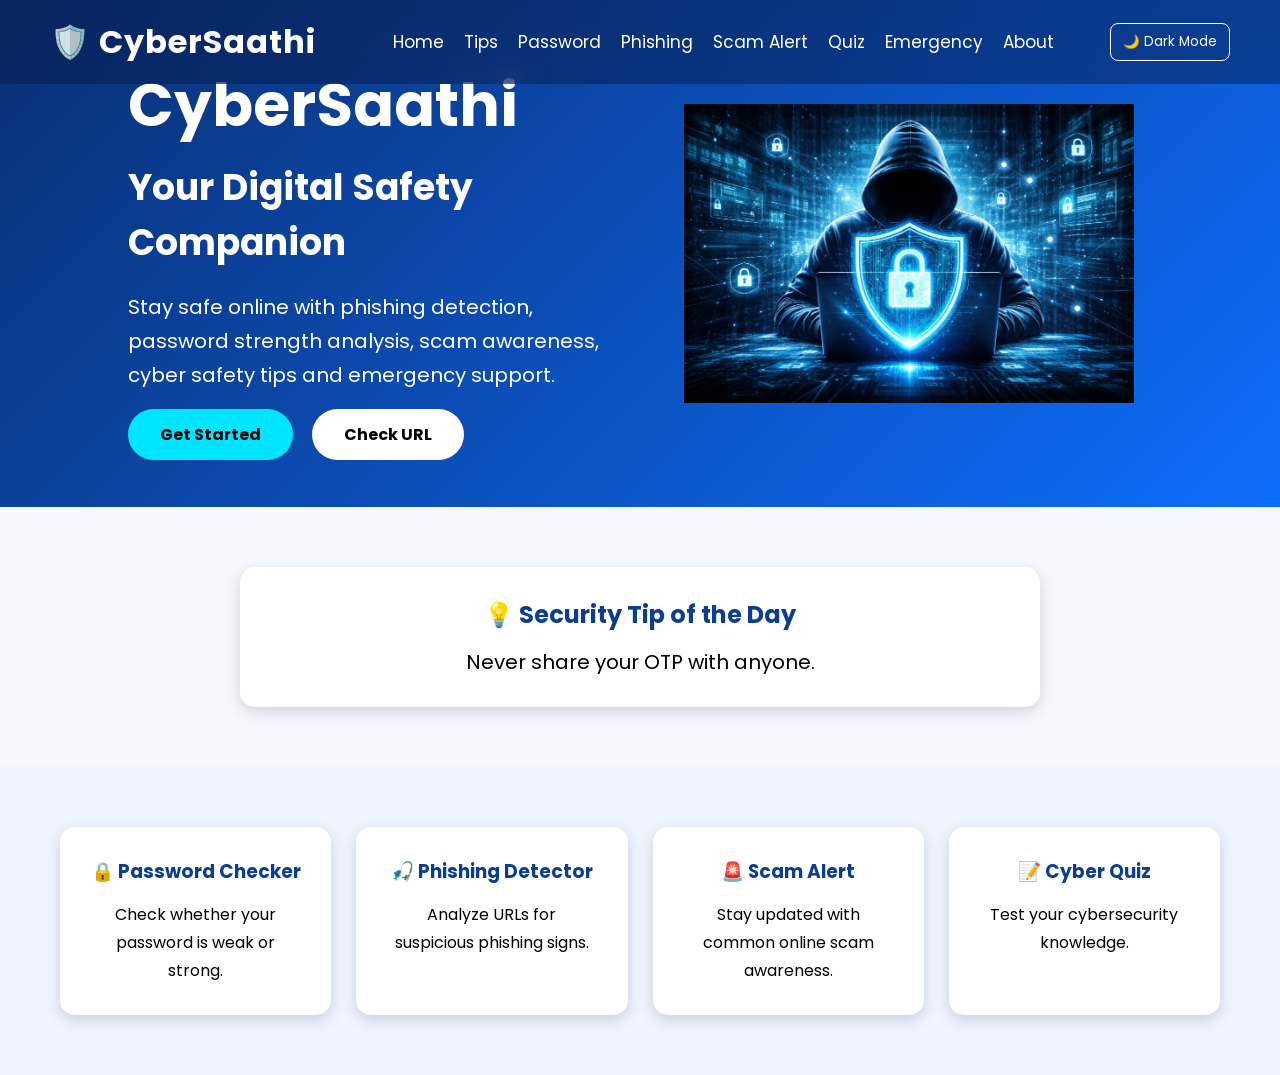
<file: index.html>
<!DOCTYPE html>
<html lang="en">

<head>
    <meta charset="UTF-8">
    <meta name="viewport" content="width=device-width, initial-scale=1.0">
    <title>CyberSaathi | Your Digital Safety Companion</title>
  <link rel="stylesheet" href="css/style.css">  <link rel="preconnect" href="https://fonts.googleapis.com">

<link href="https://fonts.googleapis.com/css2?family=Poppins:wght@300;400;500;600;700&display=swap" rel="stylesheet">

<link rel="stylesheet" href="https://cdnjs.cloudflare.com/ajax/libs/font-awesome/6.7.2/css/all.min.css">
</head>

<body>

    <!-- Navigation Bar -->
    <nav>
        <div class="logo">
            🛡️ CyberSaathi
        </div>

        <ul>
            <li><a href="index.html">Home</a></li>
            <li><a href="tips.html">Tips</a></li>
            <li><a href="password.html">Password</a></li>
            <li><a href="phishing.html">Phishing</a></li>
            <li><a href="scam-alert.html">Scam Alert</a></li>
            <li><a href="quiz.html">Quiz</a></li>
            <li><a href="emergency.html">Emergency</a></li>
            <li><a href="about.html">About</a></li>
        </ul>

<button id="theme-toggle" type="button">
    🌙 Dark Mode
</button>

    </nav>

    <!-- Hero Section -->
    <section class="hero">

    <div class="hero-text">
        <h1>CyberSaathi</h1>
        <h2>Your Digital Safety Companion</h2>

        <p>
            Stay safe online with phishing detection, password strength analysis,
            scam awareness, cyber safety tips and emergency support.
        </p>

        <div class="hero-buttons">
            <a href="#features" class="btn">Get Started</a>
            <a href="phishing.html" class="btn btn-outline">Check URL</a>
        </div>
    </div>

    <div class="hero-image">
        <img src="images/hero.png" alt="Cyber Security">
    </div>

</section>
<!-- Live Security Tip -->

<section class="tip-section">

    <div class="tip-card">

        <h2>💡 Security Tip of the Day</h2>

        <p id="security-tip">
            Never share your OTP with anyone.
        </p>

    </div>

</section>


<!-- Features -->

<section class="features" id="features">

    <div class="card">
        <h3>🔒 Password Checker</h3>
        <p>Check whether your password is weak or strong.</p>
    </div>

    <div class="card">
        <h3>🎣 Phishing Detector</h3>
        <p>Analyze URLs for suspicious phishing signs.</p>
    </div>

    <div class="card">
        <h3>🚨 Scam Alert</h3>
        <p>Stay updated with common online scam awareness.</p>
    </div>

    <div class="card">
        <h3>📝 Cyber Quiz</h3>
        <p>Test your cybersecurity knowledge.</p>
    </div>

</section>
<script src="js/script.js"></script>

</body>

</html>
</file>
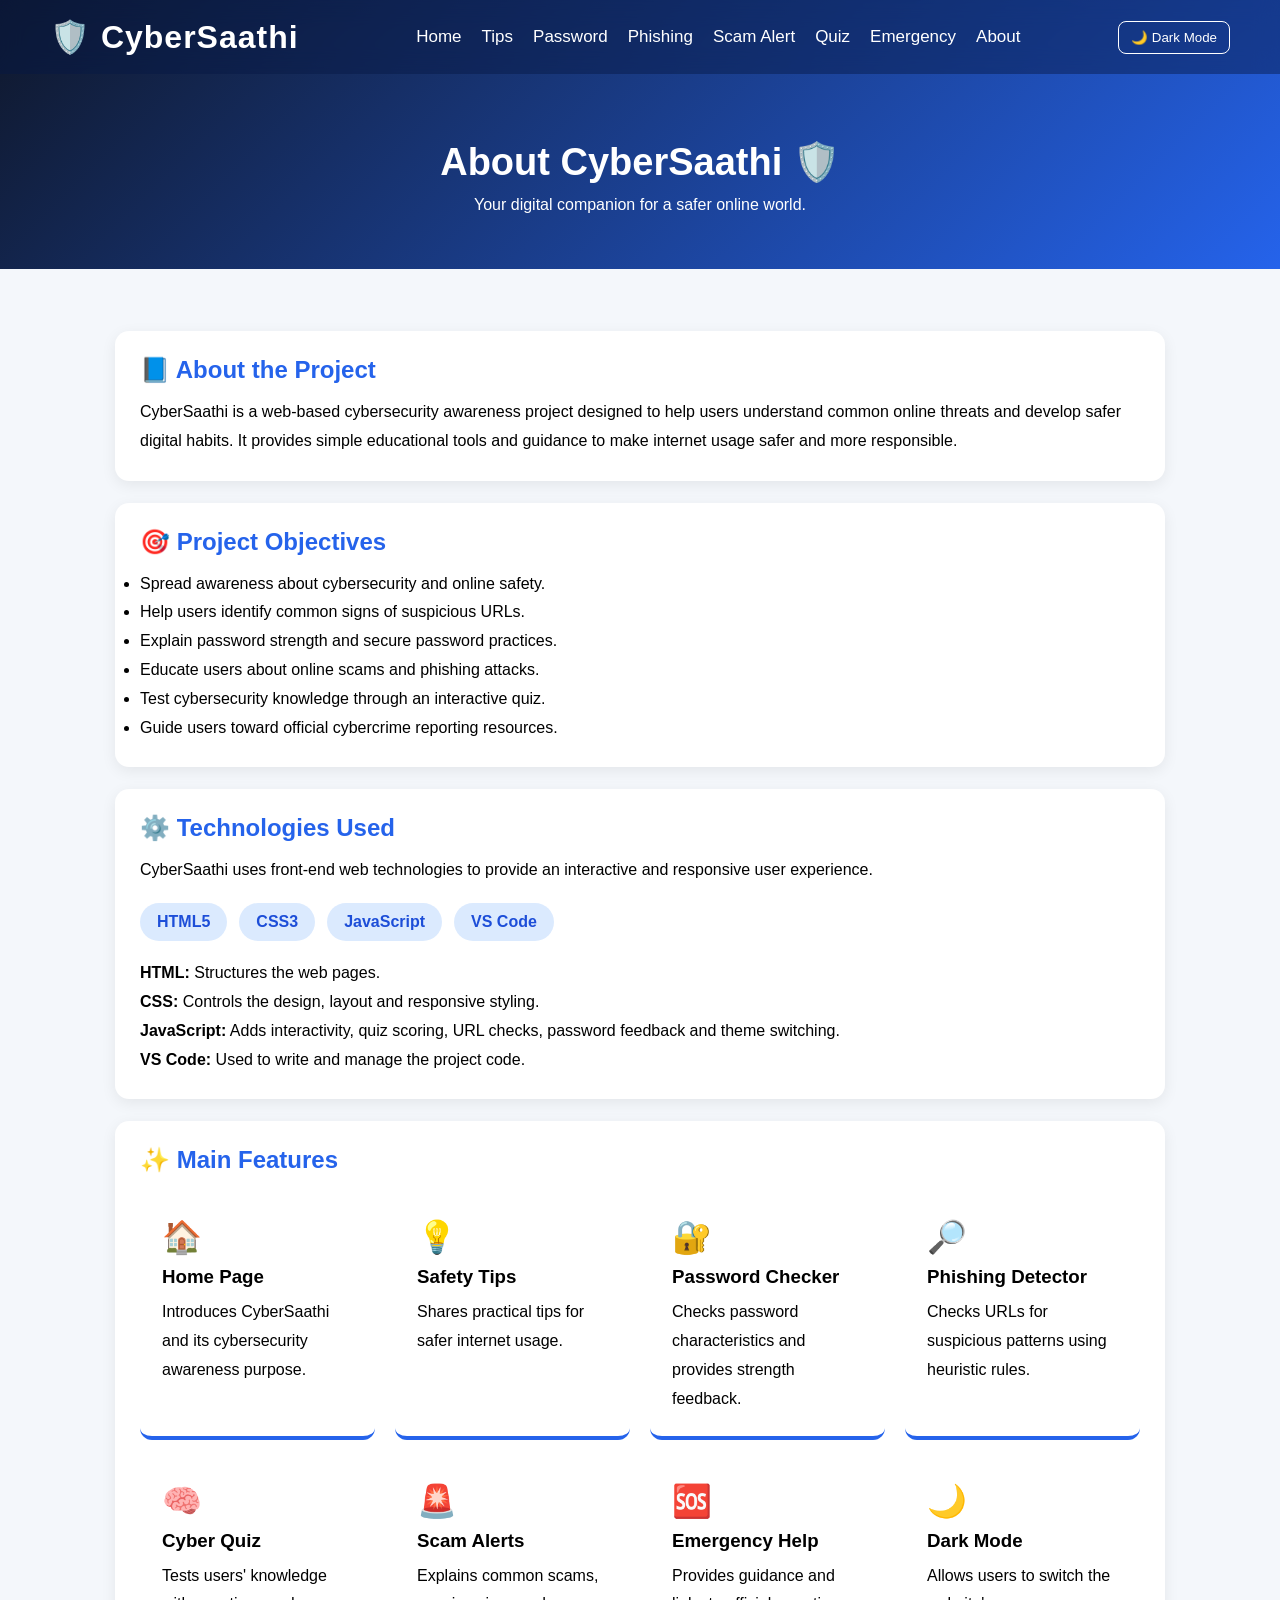
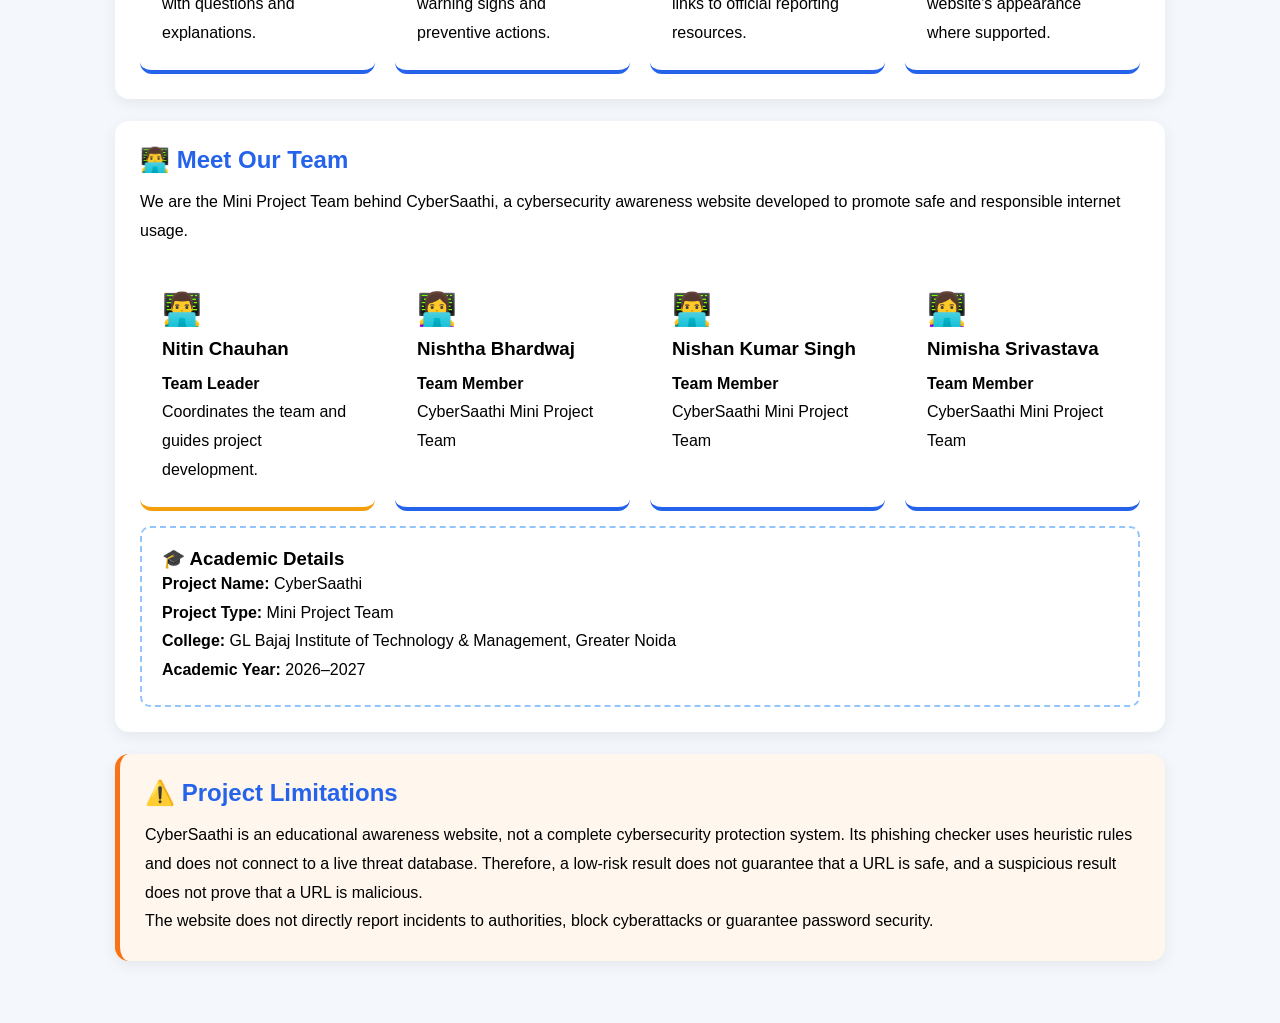
<file: about.html>
<!DOCTYPE html>
<html lang="en">
<head>
    <meta charset="UTF-8">
    <meta name="viewport" content="width=device-width, initial-scale=1.0">
    <title>About Us | CyberSaathi</title>

    <link rel="stylesheet" href="css/style.css">

    <style>
        .about-hero {
            padding: 140px 20px 55px;
            text-align: center;
            color: white;
            background: linear-gradient(135deg, #0f172a, #2563eb);
        }

        .about-hero h1 {
            font-size: 38px;
            margin-bottom: 12px;
        }

        .about-section {
            padding: 40px 20px;
            background: #f4f7fb;
        }

        .about-container {
            max-width: 1050px;
            margin: auto;
        }

        .about-card {
            background: white;
            padding: 25px;
            margin: 22px 0;
            border-radius: 14px;
            box-shadow: 0 4px 15px rgba(0, 0, 0, 0.07);
        }

        .about-card h2 {
            color: #2563eb;
            margin-bottom: 14px;
        }

        .about-card p,
        .about-card li {
            line-height: 1.8;
        }

        .about-grid {
            display: grid;
            grid-template-columns: repeat(auto-fit, minmax(220px, 1fr));
            gap: 20px;
            margin-top: 22px;
        }

        .feature-card {
            background: white;
            padding: 22px;
            border-radius: 12px;
            border-bottom: 4px solid #2563eb;
        }

        .feature-card h3 {
            margin: 10px 0;
        }

        .feature-icon {
            font-size: 32px;
        }

        .tech-list {
            display: flex;
            flex-wrap: wrap;
            gap: 12px;
            margin-top: 18px;
        }

        .tech-item {
            padding: 10px 17px;
            border-radius: 25px;
            background: #dbeafe;
            color: #1d4ed8;
            font-weight: bold;
        }

        .team-placeholder {
            border: 2px dashed #93c5fd;
            padding: 20px;
            border-radius: 10px;
            margin-top: 15px;
        }

        .about-disclaimer {
            background: #fff7ed;
            border-left: 5px solid #f97316;
        }

        body.dark-mode .about-section {
            background: #111827;
        }

        body.dark-mode .about-card,
        body.dark-mode .feature-card {
            background: #1f2937;
            color: #f9fafb;
        }

        body.dark-mode .about-card h2 {
            color: #93c5fd;
        }

        body.dark-mode .tech-item {
            background: #1e3a5f;
            color: #dbeafe;
        }

        body.dark-mode .about-disclaimer {
            background: #332515;
            color: #ffedd5;
        }

        body.dark-mode .team-placeholder {
            border-color: #60a5fa;
        }

        @media (max-width: 600px) {
            .about-hero h1 {
                font-size: 30px;
            }
        }
    </style>
</head>

<body>

    <nav>
        <div class="logo">🛡️ CyberSaathi</div>

        <ul>
            <li><a href="index.html">Home</a></li>
            <li><a href="tips.html">Tips</a></li>
            <li><a href="password.html">Password</a></li>
            <li><a href="phishing.html">Phishing</a></li>
            <li><a href="scam-alert.html">Scam Alert</a></li>
            <li><a href="quiz.html">Quiz</a></li>
            <li><a href="emergency.html">Emergency</a></li>
            <li><a href="about.html">About</a></li>
        </ul>

        <button id="theme-toggle" type="button">🌙 Dark Mode</button>
    </nav>

    <header class="about-hero">
        <h1>About CyberSaathi 🛡️</h1>
        <p>Your digital companion for a safer online world.</p>
    </header>

    <main class="about-section">
        <div class="about-container">

            <section class="about-card">
                <h2>📘 About the Project</h2>
                <p>
                    CyberSaathi is a web-based cybersecurity awareness project
                    designed to help users understand common online threats and
                    develop safer digital habits. It provides simple educational
                    tools and guidance to make internet usage safer and more
                    responsible.
                </p>
            </section>

            <section class="about-card">
                <h2>🎯 Project Objectives</h2>
                <ul>
                    <li>Spread awareness about cybersecurity and online safety.</li>
                    <li>Help users identify common signs of suspicious URLs.</li>
                    <li>Explain password strength and secure password practices.</li>
                    <li>Educate users about online scams and phishing attacks.</li>
                    <li>Test cybersecurity knowledge through an interactive quiz.</li>
                    <li>Guide users toward official cybercrime reporting resources.</li>
                </ul>
            </section>

            <section class="about-card">
                <h2>⚙️ Technologies Used</h2>
                <p>
                    CyberSaathi uses front-end web technologies to provide an
                    interactive and responsive user experience.
                </p>

                <div class="tech-list">
                    <span class="tech-item">HTML5</span>
                    <span class="tech-item">CSS3</span>
                    <span class="tech-item">JavaScript</span>
                    <span class="tech-item">VS Code</span>
                </div>

                <p style="margin-top: 18px;">
                    <strong>HTML:</strong> Structures the web pages.<br>
                    <strong>CSS:</strong> Controls the design, layout and responsive styling.<br>
                    <strong>JavaScript:</strong> Adds interactivity, quiz scoring, URL checks,
                    password feedback and theme switching.<br>
                    <strong>VS Code:</strong> Used to write and manage the project code.
                </p>
            </section>

            <section class="about-card">
                <h2>✨ Main Features</h2>

                <div class="about-grid">
                    <article class="feature-card">
                        <div class="feature-icon">🏠</div>
                        <h3>Home Page</h3>
                        <p>Introduces CyberSaathi and its cybersecurity awareness purpose.</p>
                    </article>

                    <article class="feature-card">
                        <div class="feature-icon">💡</div>
                        <h3>Safety Tips</h3>
                        <p>Shares practical tips for safer internet usage.</p>
                    </article>

                    <article class="feature-card">
                        <div class="feature-icon">🔐</div>
                        <h3>Password Checker</h3>
                        <p>Checks password characteristics and provides strength feedback.</p>
                    </article>

                    <article class="feature-card">
                        <div class="feature-icon">🔎</div>
                        <h3>Phishing Detector</h3>
                        <p>Checks URLs for suspicious patterns using heuristic rules.</p>
                    </article>

                    <article class="feature-card">
                        <div class="feature-icon">🧠</div>
                        <h3>Cyber Quiz</h3>
                        <p>Tests users' knowledge with questions and explanations.</p>
                    </article>

                    <article class="feature-card">
                        <div class="feature-icon">🚨</div>
                        <h3>Scam Alerts</h3>
                        <p>Explains common scams, warning signs and preventive actions.</p>
                    </article>

                    <article class="feature-card">
                        <div class="feature-icon">🆘</div>
                        <h3>Emergency Help</h3>
                        <p>Provides guidance and links to official reporting resources.</p>
                    </article>

                    <article class="feature-card">
                        <div class="feature-icon">🌙</div>
                        <h3>Dark Mode</h3>
                        <p>Allows users to switch the website's appearance where supported.</p>
                    </article>
                </div>
            </section>

        
<section class="about-card">
    <h2>👨‍💻 Meet Our Team</h2>

    <p>
        We are the Mini Project Team behind CyberSaathi,
        a cybersecurity awareness website developed to promote safe
        and responsible internet usage.
    </p>

    <div class="about-grid">

        <article class="feature-card" style="border-bottom-color: #f59e0b;">
            <div class="feature-icon">👨‍💻</div>
            <h3>Nitin Chauhan</h3>
            <p><strong>Team Leader</strong></p>
            <p>Coordinates the team and guides project development.</p>
        </article>

        <article class="feature-card">
            <div class="feature-icon">👩‍💻</div>
            <h3>Nishtha Bhardwaj</h3>
            <p><strong>Team Member</strong></p>
            <p>CyberSaathi Mini Project Team</p>
        </article>

        <article class="feature-card">
            <div class="feature-icon">👨‍💻</div>
            <h3>Nishan Kumar Singh</h3>
            <p><strong>Team Member</strong></p>
            <p>CyberSaathi Mini Project Team</p>
        </article>

        <article class="feature-card">
            <div class="feature-icon">👩‍💻</div>
            <h3>Nimisha Srivastava</h3>
            <p><strong>Team Member</strong></p>
            <p>CyberSaathi Mini Project Team</p>
        </article>

    </div>

    <div class="team-placeholder">
        <h3>🎓 Academic Details</h3>
        <p><strong>Project Name:</strong> CyberSaathi</p>
        <p><strong>Project Type:</strong> Mini Project Team</p>
        <p>
            <strong>College:</strong>
            GL Bajaj Institute of Technology &amp; Management,
            Greater Noida
        </p>
        <p><strong>Academic Year:</strong> 2026–2027</p>
    </div>
</section>


            <section class="about-card about-disclaimer">
                <h2>⚠️ Project Limitations</h2>
                <p>
                    CyberSaathi is an educational awareness website, not a complete
                    cybersecurity protection system. Its phishing checker uses
                    heuristic rules and does not connect to a live threat database.
                    Therefore, a low-risk result does not guarantee that a URL is safe,
                    and a suspicious result does not prove that a URL is malicious.
                </p>
                <p>
                    The website does not directly report incidents to authorities,
                    block cyberattacks or guarantee password security.
                </p>
            </section>

        </div>
    </main>

    <script src="js/script.js"></script>

</body>
</html>
</file>
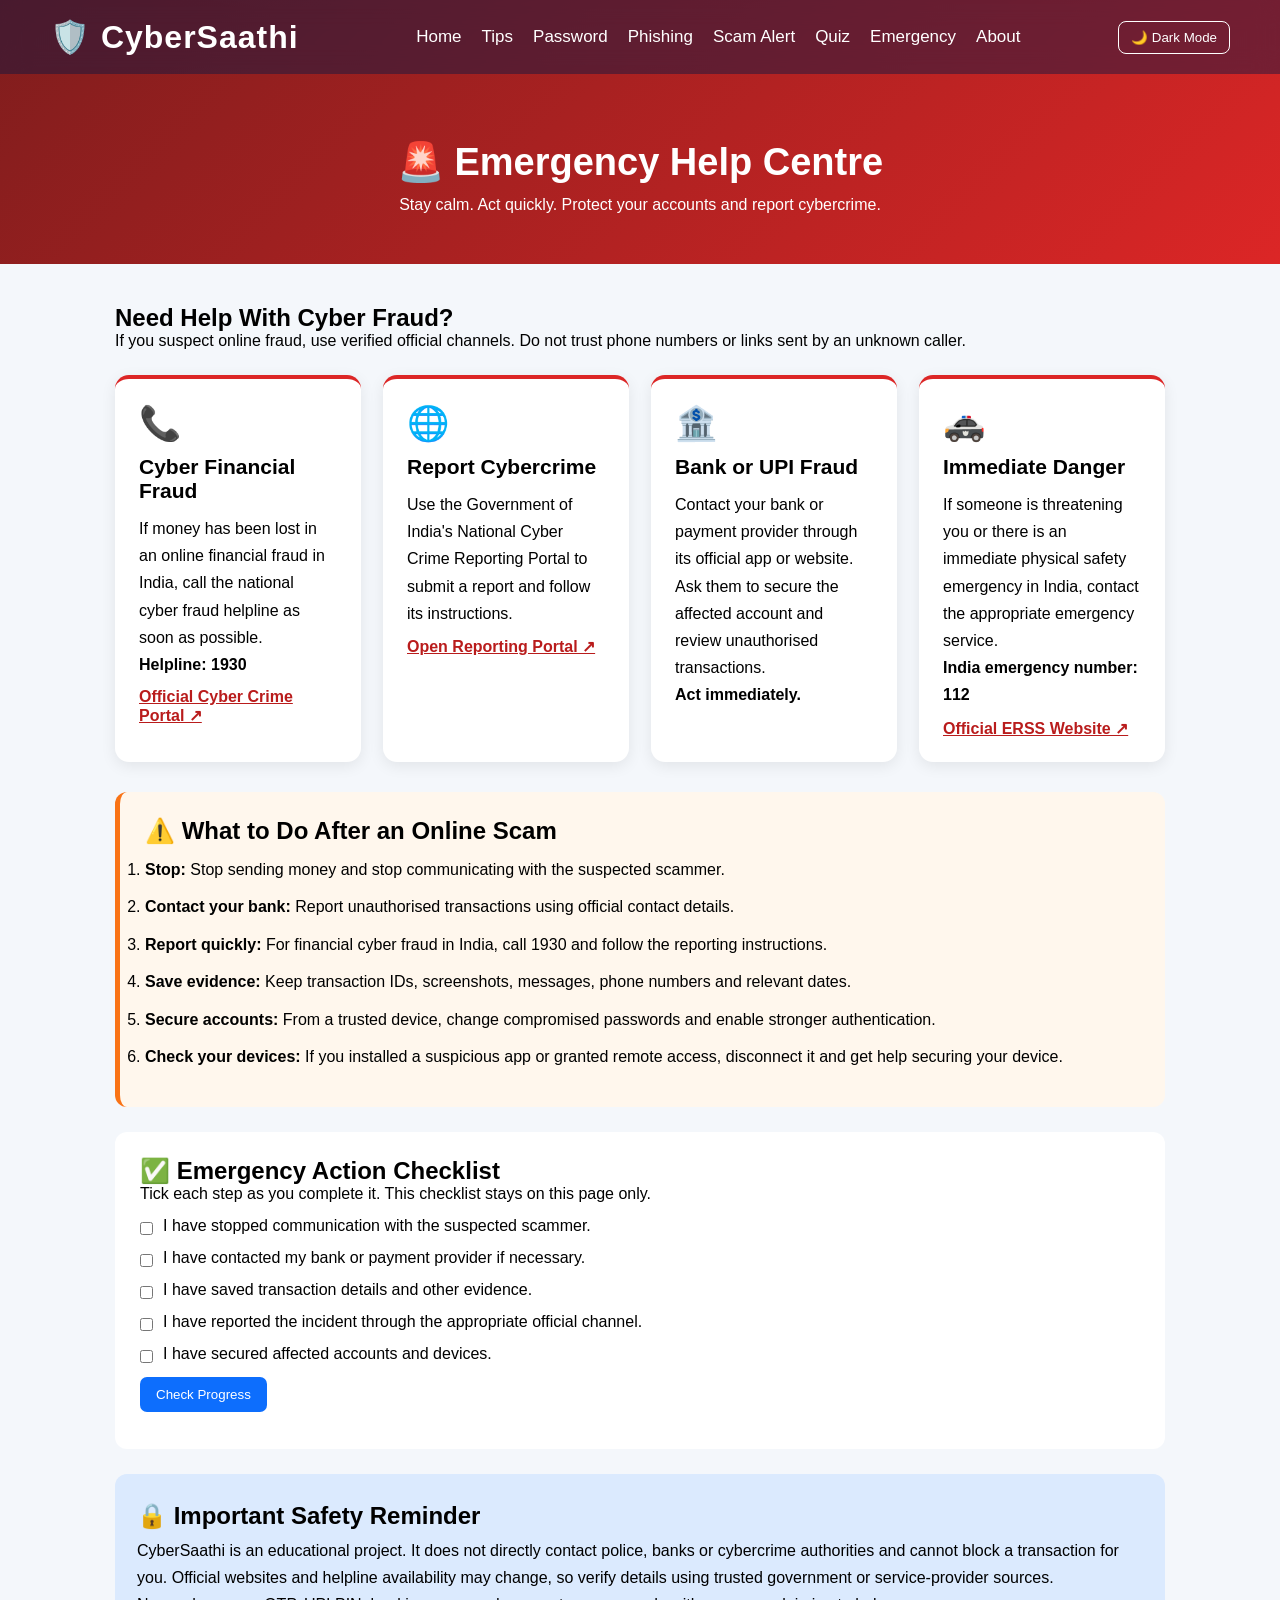
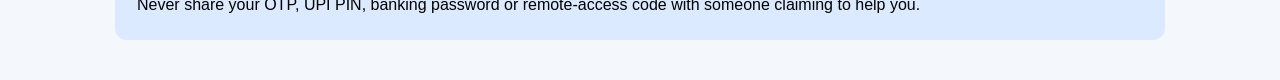
<file: emergency.html>
<!DOCTYPE html>
<html lang="en">
<head>
    <meta charset="UTF-8">
    <meta name="viewport" content="width=device-width, initial-scale=1.0">
    <title>Emergency Help Centre | CyberSaathi</title>

    <link rel="stylesheet" href="css/style.css">

    <style>
        .emergency-hero {
            padding: 140px 20px 50px;
            text-align: center;
            color: white;
            background: linear-gradient(135deg, #7f1d1d, #dc2626);
        }

        .emergency-hero h1 {
            font-size: 38px;
            margin-bottom: 12px;
        }

        .emergency-section {
            padding: 40px 20px;
            background: #f4f7fb;
        }

        .emergency-container {
            max-width: 1050px;
            margin: auto;
        }

        .emergency-grid {
            display: grid;
            grid-template-columns: repeat(auto-fit, minmax(240px, 1fr));
            gap: 22px;
            margin: 25px 0;
        }

        .emergency-card {
            padding: 24px;
            border-radius: 14px;
            background: white;
            box-shadow: 0 4px 15px rgba(0, 0, 0, 0.08);
            border-top: 4px solid #dc2626;
        }

        .emergency-icon {
            font-size: 34px;
        }

        .emergency-card h2 {
            font-size: 21px;
            margin: 12px 0;
        }

        .emergency-card p {
            line-height: 1.7;
        }

        .emergency-link {
            display: inline-block;
            margin-top: 10px;
            color: #b91c1c;
            font-weight: bold;
        }

        .steps-box {
            padding: 25px;
            margin-top: 30px;
            background: #fff7ed;
            border-left: 5px solid #f97316;
            border-radius: 12px;
        }

        .steps-box li {
            margin: 12px 0;
            line-height: 1.6;
        }

        .notice-box {
            padding: 22px;
            margin-top: 25px;
            border-radius: 12px;
            background: #dbeafe;
            line-height: 1.7;
        }

        .checklist {
            padding: 25px;
            margin-top: 25px;
            border-radius: 12px;
            background: white;
        }

        .checklist label {
            display: flex;
            align-items: flex-start;
            gap: 10px;
            margin: 14px 0;
            cursor: pointer;
        }

        .checklist input {
            margin-top: 5px;
        }

        .checklist button {
            padding: 10px 16px;
            border: none;
            border-radius: 7px;
            background: #0d6efd;
            color: white;
            cursor: pointer;
        }

        #checklist-status {
            margin-top: 12px;
            font-weight: bold;
        }

        body.dark-mode .emergency-hero {
            background: linear-gradient(135deg, #450a0a, #7f1d1d);
        }

        body.dark-mode .emergency-section {
            background: #111827;
        }

        body.dark-mode .emergency-card,
        body.dark-mode .checklist {
            background: #1f2937;
            color: #f9fafb;
        }

        body.dark-mode .emergency-link {
            color: #fca5a5;
        }

        body.dark-mode .steps-box {
            background: #332515;
            color: #ffedd5;
        }

        body.dark-mode .notice-box {
            background: #1e3a5f;
            color: #dbeafe;
        }

        @media (max-width: 600px) {
            .emergency-hero h1 {
                font-size: 30px;
            }
        }
    </style>
</head>

<body>

    <nav>
        <div class="logo">🛡️ CyberSaathi</div>

        <ul>
            <li><a href="index.html">Home</a></li>
            <li><a href="tips.html">Tips</a></li>
            <li><a href="password.html">Password</a></li>
            <li><a href="phishing.html">Phishing</a></li>
            <li><a href="scam-alert.html">Scam Alert</a></li>
            <li><a href="quiz.html">Quiz</a></li>
            <li><a href="emergency.html">Emergency</a></li>
            <li><a href="about.html">About</a></li>
        </ul>

        <button id="theme-toggle" type="button">🌙 Dark Mode</button>
    </nav>

    <header class="emergency-hero">
        <h1>🚨 Emergency Help Centre</h1>
        <p>Stay calm. Act quickly. Protect your accounts and report cybercrime.</p>
    </header>

    <main class="emergency-section">
        <div class="emergency-container">

            <h2>Need Help With Cyber Fraud?</h2>
            <p>
                If you suspect online fraud, use verified official channels.
                Do not trust phone numbers or links sent by an unknown caller.
            </p>

            <div class="emergency-grid">

                <article class="emergency-card">
                    <div class="emergency-icon">📞</div>
                    <h2>Cyber Financial Fraud</h2>
                    <p>
                        If money has been lost in an online financial fraud in India,
                        call the national cyber fraud helpline as soon as possible.
                    </p>
                    <p><strong>Helpline: 1930</strong></p>
                    <a class="emergency-link"
                       href="https://cybercrime.gov.in/"
                       target="_blank" rel="noopener noreferrer">
                        Official Cyber Crime Portal ↗
                    </a>
                </article>

                <article class="emergency-card">
                    <div class="emergency-icon">🌐</div>
                    <h2>Report Cybercrime</h2>
                    <p>
                        Use the Government of India's National Cyber Crime Reporting
                        Portal to submit a report and follow its instructions.
                    </p>
                    <a class="emergency-link"
                       href="https://cybercrime.gov.in/"
                       target="_blank" rel="noopener noreferrer">
                        Open Reporting Portal ↗
                    </a>
                </article>

                <article class="emergency-card">
                    <div class="emergency-icon">🏦</div>
                    <h2>Bank or UPI Fraud</h2>
                    <p>
                        Contact your bank or payment provider through its official
                        app or website. Ask them to secure the affected account
                        and review unauthorised transactions.
                    </p>
                    <p><strong>Act immediately.</strong></p>
                </article>

                <article class="emergency-card">
                    <div class="emergency-icon">🚓</div>
                    <h2>Immediate Danger</h2>
                    <p>
                        If someone is threatening you or there is an immediate
                        physical safety emergency in India, contact the appropriate
                        emergency service.
                    </p>
                    <p><strong>India emergency number: 112</strong></p>
                    <a class="emergency-link"
                       href="https://112.gov.in/"
                       target="_blank" rel="noopener noreferrer">
                        Official ERSS Website ↗
                    </a>
                </article>

            </div>

            <section class="steps-box">
                <h2>⚠️ What to Do After an Online Scam</h2>
                <ol>
                    <li><strong>Stop:</strong> Stop sending money and stop communicating with the suspected scammer.</li>
                    <li><strong>Contact your bank:</strong> Report unauthorised transactions using official contact details.</li>
                    <li><strong>Report quickly:</strong> For financial cyber fraud in India, call 1930 and follow the reporting instructions.</li>
                    <li><strong>Save evidence:</strong> Keep transaction IDs, screenshots, messages, phone numbers and relevant dates.</li>
                    <li><strong>Secure accounts:</strong> From a trusted device, change compromised passwords and enable stronger authentication.</li>
                    <li><strong>Check your devices:</strong> If you installed a suspicious app or granted remote access, disconnect it and get help securing your device.</li>
                </ol>
            </section>

            <section class="checklist">
                <h2>✅ Emergency Action Checklist</h2>
                <p>Tick each step as you complete it. This checklist stays on this page only.</p>

                <label>
                    <input type="checkbox" class="action-check">
                    I have stopped communication with the suspected scammer.
                </label>

                <label>
                    <input type="checkbox" class="action-check">
                    I have contacted my bank or payment provider if necessary.
                </label>

                <label>
                    <input type="checkbox" class="action-check">
                    I have saved transaction details and other evidence.
                </label>

                <label>
                    <input type="checkbox" class="action-check">
                    I have reported the incident through the appropriate official channel.
                </label>

                <label>
                    <input type="checkbox" class="action-check">
                    I have secured affected accounts and devices.
                </label>

                <button type="button" id="checklist-button">Check Progress</button>
                <p id="checklist-status" aria-live="polite"></p>
            </section>

            <section class="notice-box">
                <h2>🔒 Important Safety Reminder</h2>
                <p>
                    CyberSaathi is an educational project. It does not directly
                    contact police, banks or cybercrime authorities and cannot
                    block a transaction for you. Official websites and helpline
                    availability may change, so verify details using trusted
                    government or service-provider sources.
                </p>
                <p>
                    Never share your OTP, UPI PIN, banking password or remote-access
                    code with someone claiming to help you.
                </p>
            </section>

        </div>
    </main>

    <script src="js/script.js"></script>

    <script>
        const checklistButton = document.getElementById("checklist-button");
        const checklistItems = document.querySelectorAll(".action-check");
        const checklistStatus = document.getElementById("checklist-status");

        checklistButton.addEventListener("click", function () {
            const completed = document.querySelectorAll(
                ".action-check:checked"
            ).length;

            const total = checklistItems.length;

            if (completed === total) {
                checklistStatus.textContent =
                    "All checklist items marked complete. Stay alert and keep your evidence safe.";
            } else {
                checklistStatus.textContent =
                    completed + " of " + total +
                    " steps marked complete. Continue with the remaining steps when applicable.";
            }
        });
    </script>

</body>
</html>
</file>
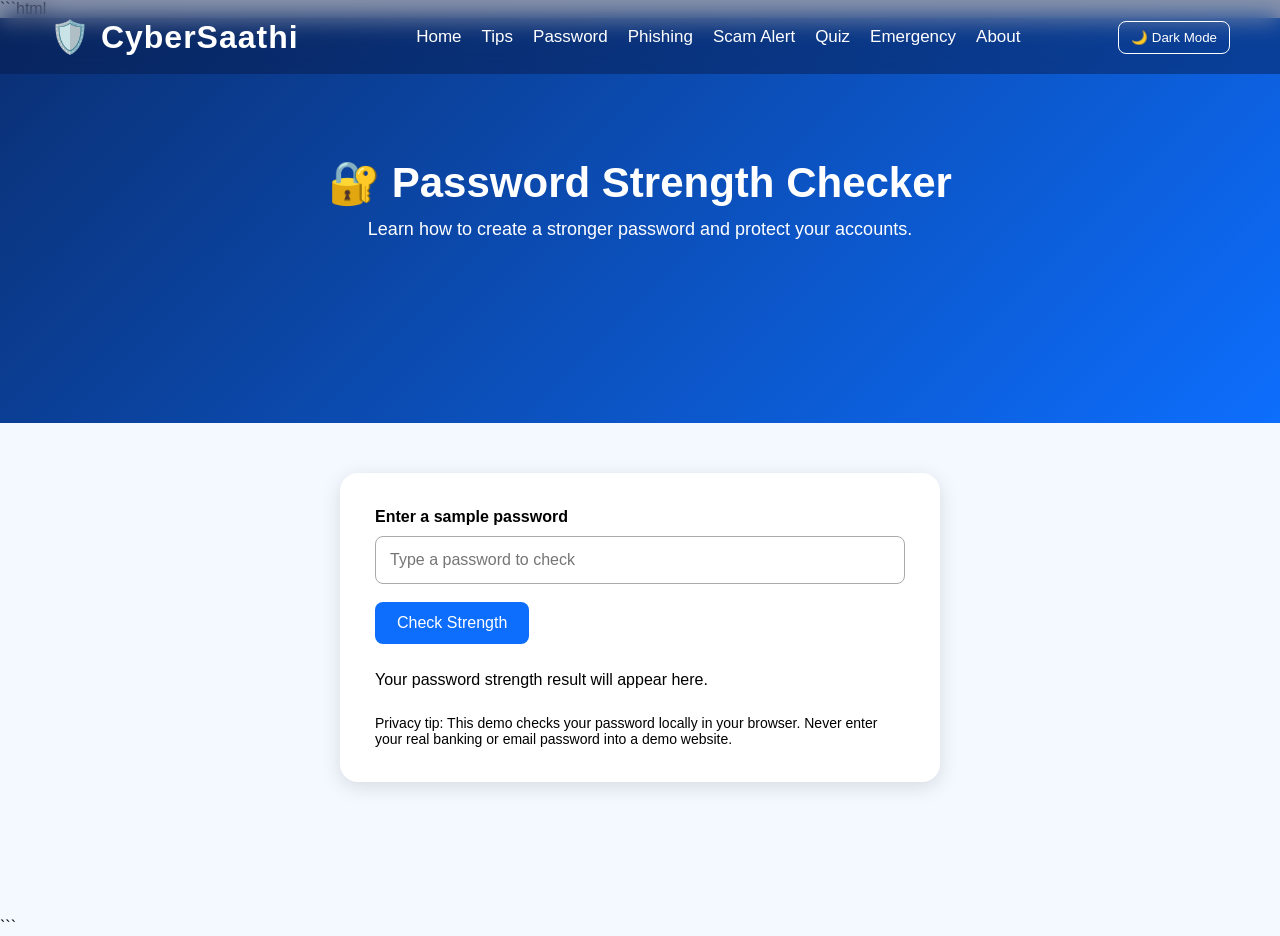
<file: password.html>
```html
<!DOCTYPE html>
<html lang="en">
<head>
    <meta charset="UTF-8">
    <meta name="viewport" content="width=device-width, initial-scale=1.0">
    <title>CyberSaathi | Password Checker</title>

    <link rel="stylesheet" href="css/style.css">

    <style>
        .password-hero {
            min-height: 45vh;
            padding: 140px 20px 45px;
            text-align: center;
            color: white;
            background: linear-gradient(135deg, #0a2f73, #0d6efd);
        }

        .password-hero h1 {
            font-size: 42px;
            margin-bottom: 12px;
        }

        .password-hero p {
            font-size: 18px;
        }

        .password-section {
            min-height: 55vh;
            padding: 50px 20px;
            background: #f4f8ff;
        }

        .password-card {
            max-width: 600px;
            margin: auto;
            padding: 35px;
            background: white;
            border-radius: 18px;
            box-shadow: 0 5px 20px rgba(0,0,0,0.12);
        }

        .password-card label {
            display: block;
            margin-bottom: 10px;
            font-weight: 600;
        }

        .password-input {
            width: 100%;
            padding: 14px;
            border: 1px solid #aaa;
            border-radius: 8px;
            font-size: 16px;
            margin-bottom: 18px;
        }

        .check-btn {
            padding: 12px 22px;
            border: none;
            border-radius: 8px;
            background: #0d6efd;
            color: white;
            font-size: 16px;
            cursor: pointer;
        }

        .check-btn:hover {
            background: #0a2f73;
        }

        #password-result {
            margin-top: 22px;
            line-height: 1.8;
            overflow-wrap: anywhere;
        }

        body.dark-mode .password-section {
            background: #111827;
        }

        body.dark-mode .password-card {
            background: #1f2937;
            color: #f9fafb;
        }

        body.dark-mode .password-card label {
            color: #f9fafb;
        }

        body.dark-mode .password-hero {
            background: linear-gradient(135deg, #111827, #1e293b);
        }

        @media (max-width: 600px) {
            .password-hero h1 {
                font-size: 32px;
            }

            .password-card {
                padding: 22px;
            }
        }
    </style>
</head>

<body>

    <nav>
        <div class="logo">🛡️ CyberSaathi</div>

        <ul>
            <li><a href="index.html">Home</a></li>
            <li><a href="tips.html">Tips</a></li>
            <li><a href="password.html">Password</a></li>
            <li><a href="phishing.html">Phishing</a></li>
            <li><a href="scam-alert.html">Scam Alert</a></li>
            <li><a href="quiz.html">Quiz</a></li>
            <li><a href="emergency.html">Emergency</a></li>
            <li><a href="about.html">About</a></li>
        </ul>

        <button id="theme-toggle" type="button">🌙 Dark Mode</button>
    </nav>

    <section class="password-hero">
        <h1>🔐 Password Strength Checker</h1>
        <p>Learn how to create a stronger password and protect your accounts.</p>
    </section>

    <section class="password-section">
        <div class="password-card">
            <label for="password-input">Enter a sample password</label>

            <input
                type="password"
                id="password-input"
                class="password-input"
                placeholder="Type a password to check"
                autocomplete="off"
            >

            <button class="check-btn" id="check-password" type="button">
                Check Strength
            </button>

            <div id="password-result" aria-live="polite">
                Your password strength result will appear here.
            </div>

            <p style="margin-top:20px; font-size:14px;">
                Privacy tip: This demo checks your password locally in your
                browser. Never enter your real banking or email password
                into a demo website.
            </p>
        </div>
    </section>

    <script src="js/script.js"></script>

    <script>
        const passwordInput = document.getElementById("password-input");
        const checkButton = document.getElementById("check-password");
        const result = document.getElementById("password-result");

        checkButton.addEventListener("click", function () {
            const password = passwordInput.value;
            let score = 0;
            const feedback = [];

            if (password.length >= 8) {
                score++;
            } else {
                feedback.push("Use at least 8 characters.");
            }

            if (/[A-Z]/.test(password)) {
                score++;
            } else {
                feedback.push("Add an uppercase letter (A-Z).");
            }

            if (/[a-z]/.test(password)) {
                score++;
            } else {
                feedback.push("Add a lowercase letter (a-z).");
            }

            if (/[0-9]/.test(password)) {
                score++;
            } else {
                feedback.push("Add a number (0-9).");
            }

            if (/[^A-Za-z0-9]/.test(password)) {
                score++;
            } else {
                feedback.push("Add a symbol, such as ! or #.");
            }

            if (password.length === 0) {
                result.textContent = "Please enter a sample password first.";
                return;
            }

            let strength;

            if (score <= 2) {
                strength = "Weak";
            } else if (score <= 4) {
                strength = "Moderate";
            } else {
                strength = "Strong";
            }

            result.replaceChildren();

            const heading = document.createElement("h3");
            heading.textContent = "Strength: " + strength;
            result.appendChild(heading);

            const details = document.createElement("p");
            details.textContent = "Checks passed: " + score + " out of 5.";
            result.appendChild(details);

            if (feedback.length > 0) {
                const list = document.createElement("ul");

                feedback.forEach(function (message) {
                    const item = document.createElement("li");
                    item.textContent = message;
                    list.appendChild(item);
                });

                result.appendChild(list);
            } else {
                const message = document.createElement("p");
                message.textContent = "Great! Your password meets all five basic checks.";
                result.appendChild(message);
            }
        });
    </script>

</body>
</html>
```
</file>
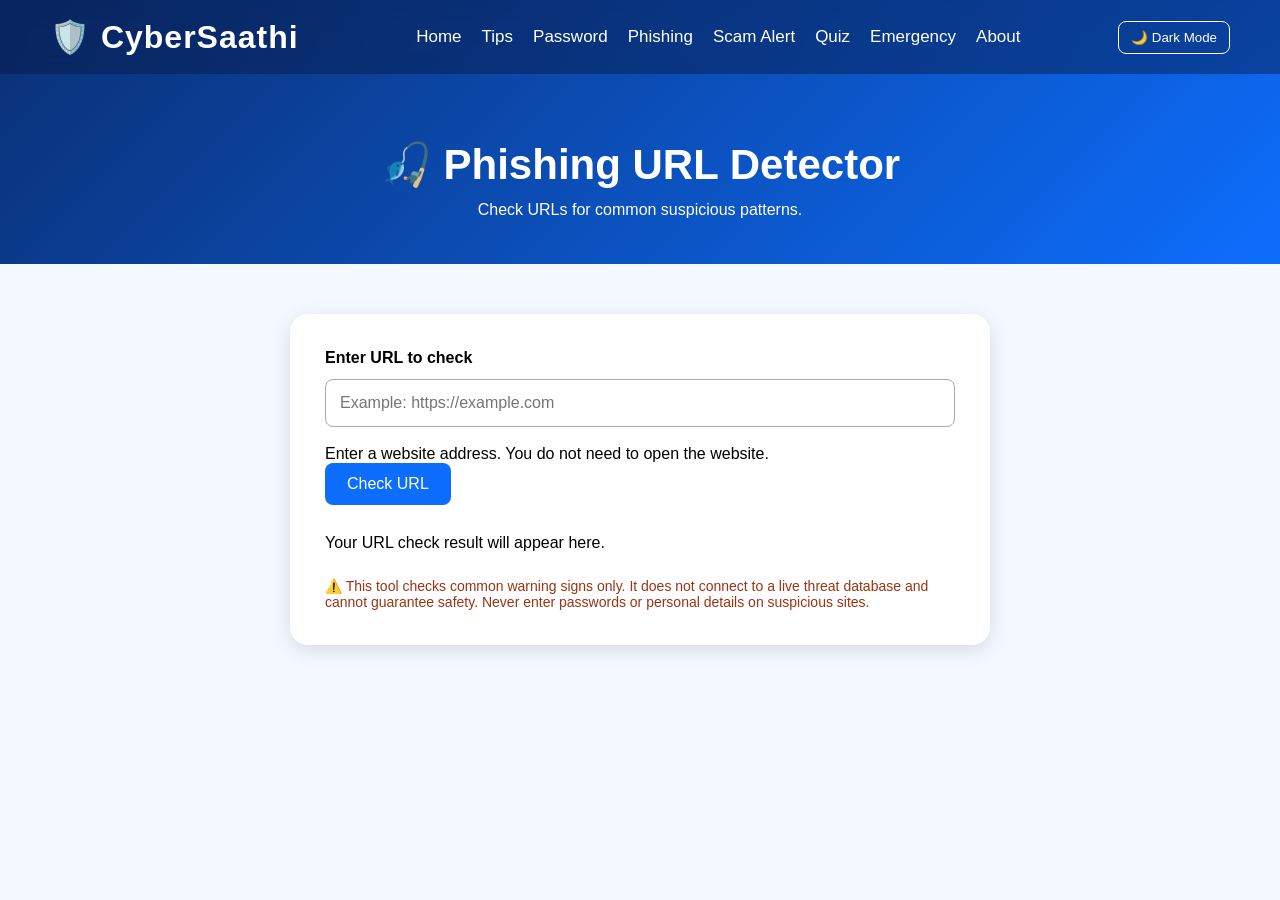
<file: phishing.html>
<!DOCTYPE html>
<html lang="en">
<head>
    <meta charset="UTF-8">
    <meta name="viewport" content="width=device-width, initial-scale=1.0">
    <title>CyberSaathi | Phishing Detector</title>

    <link rel="stylesheet" href="css/style.css">

    <style>
        .phishing-hero {
            padding: 140px 20px 45px;
            text-align: center;
            color: white;
            background: linear-gradient(135deg, #0a2f73, #0d6efd);
        }

        .phishing-hero h1 {
            font-size: 42px;
            margin-bottom: 12px;
        }

        .phishing-section {
            min-height: 55vh;
            padding: 50px 20px;
            background: #f4f8ff;
        }

        .phishing-card {
            max-width: 700px;
            margin: auto;
            padding: 35px;
            background: white;
            border-radius: 18px;
            box-shadow: 0 5px 20px rgba(0, 0, 0, 0.12);
        }

        .phishing-card label {
            display: block;
            font-weight: 600;
            margin-bottom: 12px;
        }

        .url-input {
            box-sizing: border-box;
            width: 100%;
            padding: 14px;
            border: 1px solid #aaa;
            border-radius: 8px;
            font-size: 16px;
            margin-bottom: 18px;
        }

        .check-btn {
            padding: 12px 22px;
            border: none;
            border-radius: 8px;
            background: #0d6efd;
            color: white;
            font-size: 16px;
            cursor: pointer;
        }

        .check-btn:hover {
            background: #0a2f73;
        }

        .check-btn:focus-visible,
        .url-input:focus-visible {
            outline: 3px solid #93c5fd;
            outline-offset: 3px;
        }

        #url-result {
            margin-top: 22px;
            line-height: 1.8;
            overflow-wrap: anywhere;
        }

        #url-result h3 {
            margin-bottom: 10px;
        }

        #url-result li {
            margin-bottom: 8px;
        }

        .result-caution {
            color: #b45309;
        }

        .result-suspicious {
            color: #c2410c;
        }

        .result-high {
            color: #b91c1c;
        }

        .result-neutral {
            color: #1d4ed8;
        }

        .warning {
            margin-top: 20px;
            font-size: 14px;
            color: #9a3412;
        }

        body.dark-mode .phishing-hero {
            background: linear-gradient(135deg, #111827, #1e293b);
        }

        body.dark-mode .phishing-section {
            background: #111827;
        }

        body.dark-mode .phishing-card {
            background: #1f2937;
            color: #f9fafb;
        }

        body.dark-mode .url-input {
            background: #111827;
            color: #f9fafb;
            border-color: #64748b;
        }

        body.dark-mode .warning {
            color: #fdba74;
        }

        body.dark-mode .result-caution {
            color: #fbbf24;
        }

        body.dark-mode .result-suspicious {
            color: #fb923c;
        }

        body.dark-mode .result-high {
            color: #fca5a5;
        }

        body.dark-mode .result-neutral {
            color: #93c5fd;
        }

        @media (max-width: 600px) {
            .phishing-hero h1 {
                font-size: 32px;
            }

            .phishing-card {
                padding: 22px;
            }
        }

/* ===== CyberSaathi Phishing Detector: Professional UI ===== */

#url-result {
    margin-top: 24px;
    text-align: left;
    color: var(--text-color, inherit);
}

#url-result:empty {
    display: none;
}

#url-result > section {
    background: var(--card-bg, #ffffff);
    color: var(--text-color, #1f2937);
    border: 1px solid var(--border-color, #e5e7eb) !important;
    border-radius: 18px !important;
    padding: 24px !important;
    box-shadow: 0 10px 30px rgba(0, 0, 0, 0.07);
    animation: phishingResultIn 0.3s ease-out;
}

#url-result h3 {
    font-size: 1.45rem;
    line-height: 1.4;
    margin-bottom: 10px;
}

#url-result h4 {
    font-size: 1.05rem;
    margin-top: 24px;
    margin-bottom: 14px;
}

#url-result p {
    line-height: 1.65;
    overflow-wrap: anywhere;
}

#url-result article {
    background: var(--result-item-bg, rgba(148, 163, 184, 0.08));
    border-color: var(--border-color, #e5e7eb) !important;
    border-radius: 12px !important;
    padding: 16px !important;
    margin: 12px 0 !important;
    transition: transform 0.2s ease, box-shadow 0.2s ease;
}

#url-result article:hover {
    transform: translateY(-2px);
    box-shadow: 0 5px 16px rgba(0, 0, 0, 0.06);
}

#url-result article strong {
    display: flex;
    align-items: center;
    gap: 9px;
    font-size: 1rem;
    margin-bottom: 8px;
}

#url-result article p {
    margin: 8px 0 0;
    font-size: 0.94rem;
}

#url-result article p:last-child {
    padding-top: 10px;
    border-top: 1px solid var(--border-color, #e5e7eb);
}

#url-result [role="meter"] {
    height: 12px !important;
    border-radius: 999px !important;
    background: var(--meter-track, #e5e7eb) !important;
    margin: 12px 0 20px !important;
    overflow: hidden;
}

#url-result [role="meter"] > div {
    border-radius: 999px !important;
    transition: width 0.5s ease;
}

#url-result button {
    cursor: pointer;
}

@keyframes phishingResultIn {
    from {
        opacity: 0;
        transform: translateY(8px);
    }
    to {
        opacity: 1;
        transform: translateY(0);
    }
}

/* Dark mode — supports common theme classes and data attributes */
body.dark-mode #url-result > section,
body.dark #url-result > section,
html.dark #url-result > section,
[data-theme="dark"] #url-result > section {
    --card-bg: #172033;
    --text-color: #e5e7eb;
    --border-color: #334155;
    --result-item-bg: rgba(30, 41, 59, 0.72);
    --meter-track: #334155;
    box-shadow: 0 10px 30px rgba(0, 0, 0, 0.2);
}

body.dark-mode #url-result article,
body.dark #url-result article,
html.dark #url-result article,
[data-theme="dark"] #url-result article {
    color: #e5e7eb;
}

@media (max-width: 600px) {
    #url-result > section {
        padding: 16px !important;
        border-radius: 14px !important;
    }

    #url-result h3 {
        font-size: 1.2rem;
    }

    #url-result article {
        padding: 12px !important;
    }
}

@media (prefers-reduced-motion: reduce) {
    #url-result *,
    #url-result *::before,
    #url-result *::after {
        animation: none !important;
        transition: none !important;
    }
}

    </style>
</head>

<body>

    <nav>
        <div class="logo">🛡️ CyberSaathi</div>

        <ul>
            <li><a href="index.html">Home</a></li>
            <li><a href="tips.html">Tips</a></li>
            <li><a href="password.html">Password</a></li>
            <li><a href="phishing.html">Phishing</a></li>
            <li><a href="scam-alert.html">Scam Alert</a></li>
            <li><a href="quiz.html">Quiz</a></li>
            <li><a href="emergency.html">Emergency</a></li>
            <li><a href="about.html">About</a></li>
        </ul>

        <button id="theme-toggle" type="button">🌙 Dark Mode</button>
    </nav>

    <section class="phishing-hero">
        <h1>🎣 Phishing URL Detector</h1>
        <p>Check URLs for common suspicious patterns.</p>
    </section>

    <section class="phishing-section">
        <div class="phishing-card">

            <label for="url-input">Enter URL to check</label>

            <input
                type="text"
                id="url-input"
                class="url-input"
                placeholder="Example: https://example.com"
                autocomplete="off"
                spellcheck="false"
                aria-describedby="url-help"
            >

            <p id="url-help">
                Enter a website address. You do not need to open the website.
            </p>

            <button id="check-url" class="check-btn" type="button">
                Check URL
            </button>

            <div id="url-result" aria-live="polite" role="status">
                Your URL check result will appear here.
            </div>

            <p class="warning">
                ⚠️ This tool checks common warning signs only. It does not
                connect to a live threat database and cannot guarantee safety.
                Never enter passwords or personal details on suspicious sites.
            </p>

        </div>
    </section>

    <!-- Preserve the existing shared JavaScript file for dark mode and other features. -->
    <script src="js/script.js"></script>

    <script>
  
const urlInput = document.getElementById("url-input");
const checkButton = document.getElementById("check-url");
const resultBox = document.getElementById("url-result");

if (urlInput && checkButton && resultBox) {
    const brandDomains = [
        { name: "PayPal", domain: "paypal.com" },
        { name: "Google", domain: "google.com" },
        { name: "Microsoft", domain: "microsoft.com" },
        { name: "Amazon", domain: "amazon.com" },
        { name: "Apple", domain: "apple.com" },
        { name: "Facebook", domain: "facebook.com" },
        { name: "Instagram", domain: "instagram.com" },
        { name: "Netflix", domain: "netflix.com" },
        { name: "Paytm", domain: "paytm.com" },
        { name: "SBI", domain: "sbi.co.in" },
        { name: "HDFC Bank", domain: "hdfcbank.com" },
        { name: "ICICI Bank", domain: "icicibank.com" }
    ];

    const shorteners = [
        "bit.ly", "tinyurl.com", "t.co", "is.gd",
        "cutt.ly", "rb.gy", "shorturl.at", "ow.ly"
    ];

    const suspiciousWords = [
        "login", "verify", "verification", "password",
        "account", "signin", "secure", "update",
        "wallet", "banking", "payment", "otp",
        "confirm", "suspended", "recover"
    ];

    function isDomainOrSubdomain(host, domain) {
        return host === domain || host.endsWith("." + domain);
    }

    function addFinding(findings, severity, title, reason, advice) {
        findings.push({ severity, title, reason, advice });
    }

    function isIPv4(host) {
        const parts = host.split(".");
        return parts.length === 4 &&
            parts.every(part =>
                /^\d{1,3}$/.test(part) && Number(part) <= 255
            );
    }

    function isPrivateOrLocalHost(host) {
        return host === "localhost" ||
            host.endsWith(".localhost") ||
            host.endsWith(".local") ||
            host.endsWith(".internal") ||
            /^127\./.test(host) ||
            /^10\./.test(host) ||
            /^192\.168\./.test(host) ||
            /^169\.254\./.test(host) ||
            /^172\.(1[6-9]|2\d|3[01])\./.test(host);
    }

    function inspectURL(rawInput) {
        const findings = [];
        let score = 0;
        let normalized = rawInput.trim();

        if (!normalized) {
            return {
                error: "Please enter a URL first."
            };
        }

        if (/\s/.test(normalized)) {
            return {
                error: "The URL contains spaces. Check it and try again."
            };
        }

        if (!/^[a-zA-Z][a-zA-Z\d+.-]*:/.test(normalized)) {
            normalized = "https://" + normalized;
        }

        let parsed;

        try {
            parsed = new URL(normalized);
        } catch {
            return {
                error: "This URL could not be parsed. Check the spelling and format."
            };
        }

        if (!["http:", "https:"].includes(parsed.protocol)) {
            return {
                error: "Only HTTP and HTTPS web addresses can be checked."
            };
        }

        if (!parsed.hostname || !parsed.hostname.includes(".")) {
            if (parsed.hostname !== "localhost") {
                return {
                    error: "Enter a complete web address, such as example.com."
                };
            }
        }

        const host = parsed.hostname.toLowerCase();
        const fullURL = parsed.href;
        const labels = host.split(".");

        if (parsed.username || parsed.password) {
            score += 4;
            addFinding(
                findings, "high",
                "Login-like credentials in the address",
                "The URL contains text before the @ symbol that may make the real destination harder to notice.",
                "Do not enter passwords or payment details. Open the organisation's official website yourself."
            );
        }

        if (parsed.protocol === "http:") {
            score += 2;
            addFinding(
                findings, "medium",
                "Connection is not encrypted",
                "This address uses HTTP rather than HTTPS. Information sent over it may not be adequately protected.",
                "Avoid entering sensitive information. HTTPS alone does not prove a website is genuine."
            );
        }

        if (isIPv4(host)) {
            score += 3;
            addFinding(
                findings, "medium",
                "Website uses an IP address",
                "The destination is written as a numeric IP address instead of a conventional domain name. This can be legitimate, but deserves extra scrutiny.",
                "Verify the address through a trusted source before opening it."
            );
        }

        if (host.includes("xn--")) {
            score += 3;
            addFinding(
                findings, "high",
                "Internationalised domain encoding",
                "The hostname contains an xn-- label. Some encoded domains can imitate the appearance of familiar names.",
                "Check the domain carefully and use the official website or app instead."
            );
        }

        if (host.length > 50) {
            score += 2;
            addFinding(
                findings, "medium",
                "Unusually long hostname",
                "A long hostname can make the actual destination harder to recognise.",
                "Focus on the domain immediately before the final domain suffix, not just familiar words at the start."
            );
        }

        if (labels.length >= 5) {
            score += 1;
            addFinding(
                findings, "low",
                "Many subdomains",
                "This hostname has several domain sections. Subdomains can be legitimate, but they may also disguise the destination.",
                "Identify the actual registered domain before trusting the address."
            );
        }

        if (/(?:[a-z]-{2,}[a-z])|(?:[a-z]\d{3,})/i.test(host)) {
            score += 1;
            addFinding(
                findings, "low",
                "Unusual hostname pattern",
                "Repeated hyphens or a long run of digits may be worth checking. These patterns are not proof of a scam.",
                "Compare the domain with the organisation's known official address."
            );
        }

        if (shorteners.includes(host)) {
            score += 2;
            addFinding(
                findings, "medium",
                "URL shortener detected",
                "This service can hide the final destination of a link.",
                "Confirm who sent the link and preview its destination using a reputable link-expansion service."
            );
        }

        const brandMatches = brandDomains.filter(brand => {
            const mentionsBrand =
                host.includes(brand.domain) ||
                host.split(".").some(label =>
                    label.replace(/[-_\d]/g, "").includes(
                        brand.domain.split(".")[0]
                    )
                );

            return mentionsBrand &&
                !isDomainOrSubdomain(host, brand.domain);
        });

        if (brandMatches.length > 0) {
            score += 4;
            const names = brandMatches.map(item => item.name).join(", ");

            addFinding(
                findings, "high",
                "Possible brand impersonation",
                `The hostname resembles or mentions ${names}, but does not belong to the listed official domain.`,
                "Do not sign in through this link. Open the brand's official app or type its known website address yourself."
            );
        }

        const sensitiveMatches = suspiciousWords.filter(word =>
            (host + parsed.pathname + parsed.search)
                .toLowerCase()
                .includes(word)
        );

        if (sensitiveMatches.length > 0) {
            score += 1;
            addFinding(
                findings, "low",
                "Sensitive-action wording",
                `The URL includes wording such as: ${sensitiveMatches.slice(0, 5).join(", ")}. Scammers sometimes use urgent login, verification or account messages.`,
                "Check whether you were expecting this request. Never share an OTP or password through an unsolicited link."
            );
        }

        if (parsed.port && !["80", "443"].includes(parsed.port)) {
            score += 1;
            addFinding(
                findings, "low",
                "Non-standard port",
                `The address specifies port ${parsed.port}, which is less common for ordinary public websites.`,
                "Verify the destination before proceeding."
            );
        }

        if (fullURL.length > 200) {
            score += 1;
            addFinding(
                findings, "low",
                "Very long URL",
                "Long addresses can contain tracking or redirect parameters that make the destination harder to review.",
                "Check the domain carefully and avoid following unexpected links."
            );
        }

        if (/%[0-9a-f]{2}/i.test(fullURL)) {
            score += 1;
            addFinding(
                findings, "low",
                "Encoded characters present",
                "Some URL characters are percent-encoded. This is common on legitimate websites too, but can make a link harder to read.",
                "Inspect the actual destination before entering any information."
            );
        }

        if (/[?&](redirect|redirect_url|return|return_url|next|url|continue|target)=/i.test(parsed.search)) {
            score += 2;
            addFinding(
                findings, "medium",
                "Redirect-style parameter",
                "The URL contains a parameter that may specify another destination. The parameter alone does not prove a malicious redirect.",
                "Avoid unexpected sign-in links and independently verify the final destination."
            );
        }

        if (/[?&](token|session|auth)=/i.test(parsed.search)) {
            score += 1;
            addFinding(
                findings, "low",
                "Token or session parameter",
                "The address includes a parameter commonly used for authentication or sessions. Legitimate services also use these.",
                "Do not share private or personalised links publicly."
            );
        }

        if (isPrivateOrLocalHost(host)) {
            addFinding(
                findings, "info",
                "Local or private network address",
                "This address appears to point to a local device or private network rather than a typical public website.",
                "Only open it if you recognise the device or network."
            );
        }

        let level;
        let title;
        let summary;
        let color;

        if (score >= 7) {
            level = "high";
            title = "High caution";
            summary = "Several warning signals were detected. Avoid interacting with this link until you independently verify it.";
            color = "#dc2626";
        } else if (score >= 4) {
            level = "medium";
            title = "Suspicious patterns found";
            summary = "The address has warning signals that deserve a closer look.";
            color = "#ea580c";
        } else if (score >= 1) {
            level = "low";
            title = "Use caution";
            summary = "One or more warning signals were found. Review them before proceeding.";
            color = "#ca8a04";
        } else {
            level = "clear";
            title = "No obvious warning signals";
            summary = "This basic check did not find the patterns it looks for. That does not mean the website is safe.";
            color = "#16a34a";
        }

        return {
            url: fullURL,
            host,
            score,
            level,
            title,
            summary,
            color,
            findings
        };
    }

    function renderResult(result) {
        resultBox.replaceChildren();

        if (result.error) {
            const error = document.createElement("p");
            error.textContent = result.error;
            error.style.color = "#dc2626";
            error.style.fontWeight = "600";
            resultBox.appendChild(error);
            return;
        }

        const card = document.createElement("section");
        card.style.cssText =
            "margin-top:16px;padding:20px;border:1px solid #d1d5db;" +
            "border-radius:14px;text-align:left;overflow-wrap:anywhere;";

        const heading = document.createElement("h3");
        heading.textContent = result.title;
        heading.style.color = result.color;
        heading.style.marginTop = "0";

        const summary = document.createElement("p");
        summary.textContent = result.summary;

        const domain = document.createElement("p");
        domain.textContent = "Domain checked: " + result.host;
        domain.style.fontWeight = "600";

        const meterLabel = document.createElement("p");
        meterLabel.textContent = "Heuristic warning score: " + result.score;
        meterLabel.style.fontWeight = "600";

        const meter = document.createElement("div");
        meter.setAttribute("role", "meter");
        meter.setAttribute("aria-label", "Heuristic warning score");
        meter.setAttribute("aria-valuemin", "0");
        meter.setAttribute("aria-valuemax", "10");
        meter.setAttribute("aria-valuenow", String(Math.min(result.score, 10)));
        meter.style.cssText =
            "height:10px;background:#e5e7eb;border-radius:99px;" +
            "overflow:hidden;margin-bottom:16px;";

        const fill = document.createElement("div");
        fill.style.cssText =
            "height:100%;width:" + Math.min(result.score * 10, 100) +
            "%;background:" + result.color + ";border-radius:99px;";

        meter.appendChild(fill);
        card.append(heading, summary, domain, meterLabel, meter);

        const findingsHeading = document.createElement("h4");
        findingsHeading.textContent = "What we found";
        card.appendChild(findingsHeading);

        if (result.findings.length === 0) {
            const item = document.createElement("p");
            item.textContent = "No patterns from this basic rule set were detected.";
            card.appendChild(item);
        } else {
            result.findings.forEach(finding => {
                const item = document.createElement("article");
                item.style.cssText =
                    "padding:12px;margin:10px 0;border:1px solid #d1d5db;" +
                    "border-left:4px solid " +
                    (finding.severity === "high" ? "#dc2626" :
                     finding.severity === "medium" ? "#ea580c" :
                     finding.severity === "low" ? "#ca8a04" : "#64748b") +
                    ";border-radius:8px;";

                const title = document.createElement("strong");
               const icons = {
    high: "🚨",
    medium: "⚠️",
    low: "🔎",
    info: "ℹ️"
};

title.textContent =
    (icons[finding.severity] || "✓") + " " + finding.title;
                const reason = document.createElement("p");
                reason.textContent = finding.reason;

                const advice = document.createElement("p");
                advice.textContent = "What to do: " + finding.advice;

                item.append(title, reason, advice);
                card.appendChild(item);
            });
        }

        const disclaimer = document.createElement("p");
        disclaimer.textContent =
            "Important: This is a local, rule-based check. It does not visit the website, " +
            "check a live threat database, or guarantee that a link is safe or malicious.";
        disclaimer.style.cssText =
            "font-size:13px;margin-top:18px;opacity:.85;";

        card.appendChild(disclaimer);
        resultBox.appendChild(card);
    }

    function checkURL() {
        const result = inspectURL(urlInput.value);
        renderResult(result);
    }

    checkButton.addEventListener("click", checkURL);

    urlInput.addEventListener("keydown", event => {
        if (event.key === "Enter") {
            checkURL();
        }
    });
}

    </script>

</body>
</html>
</file>
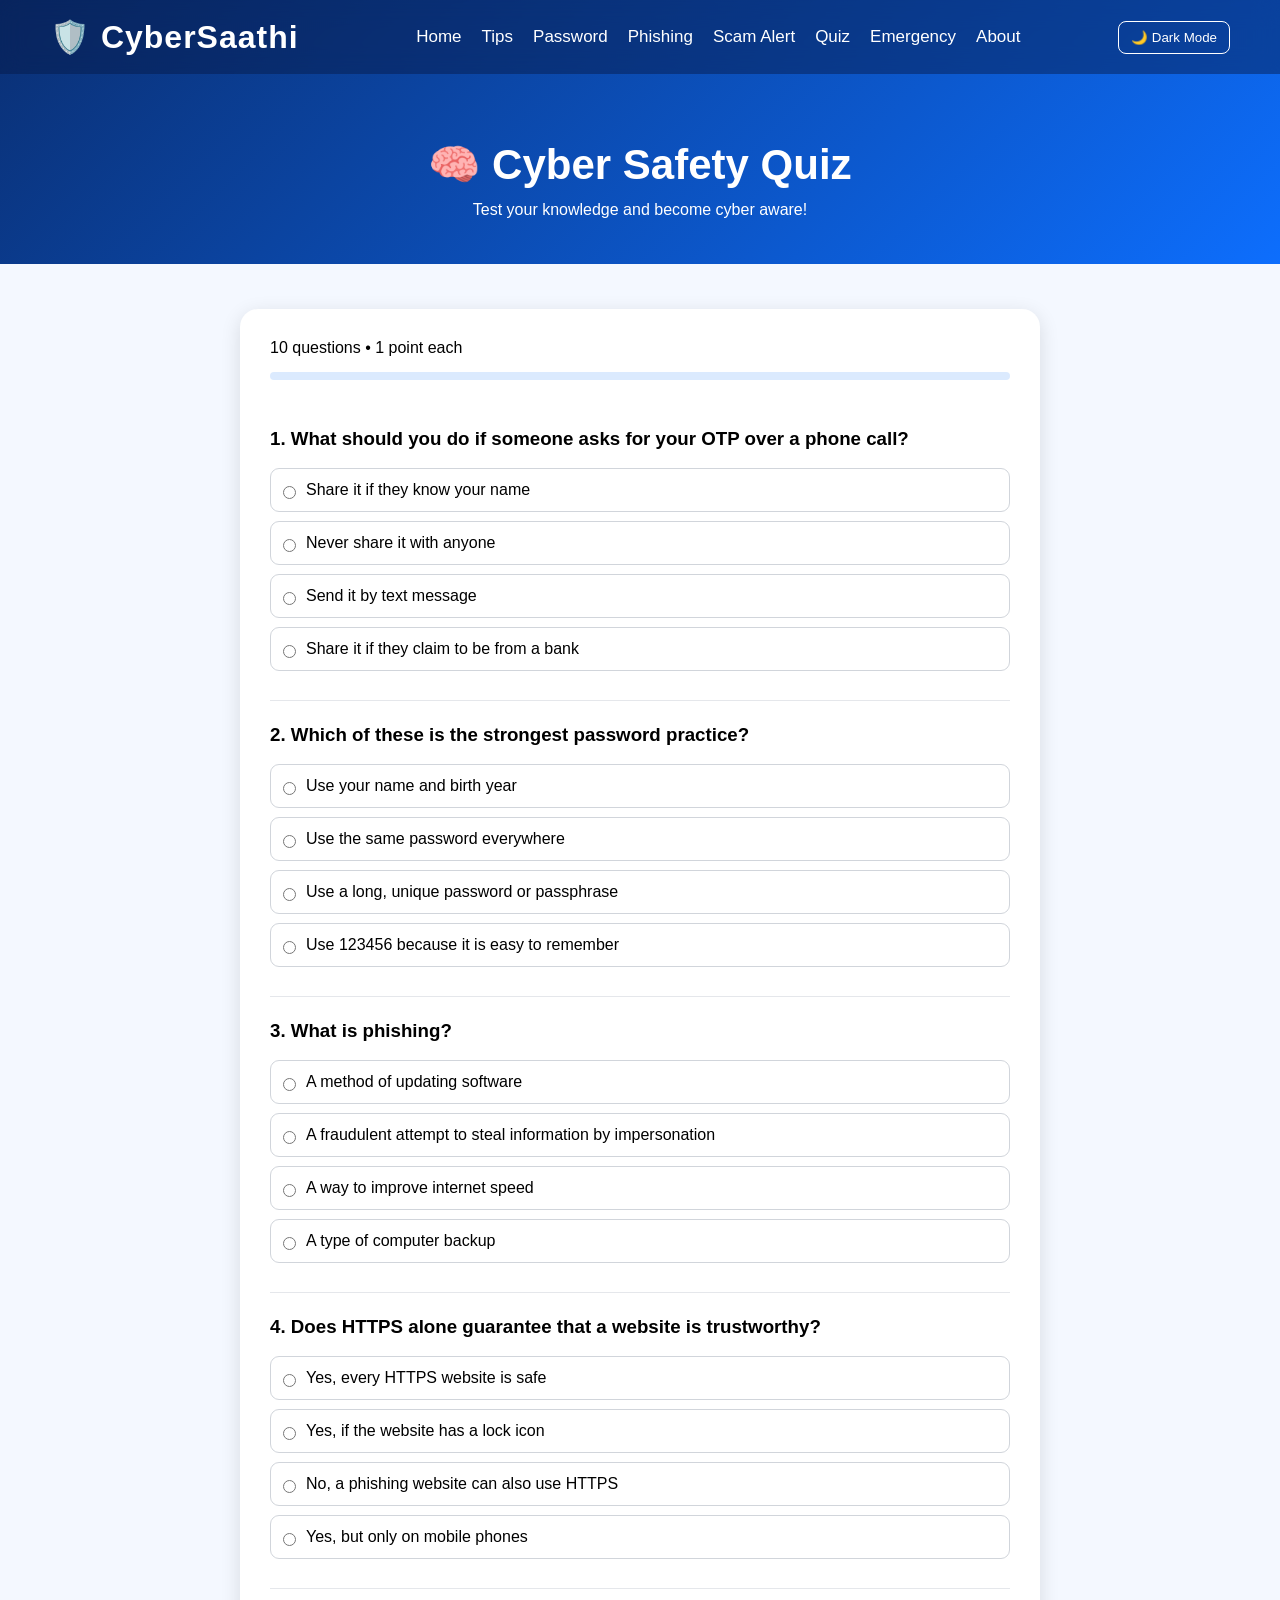
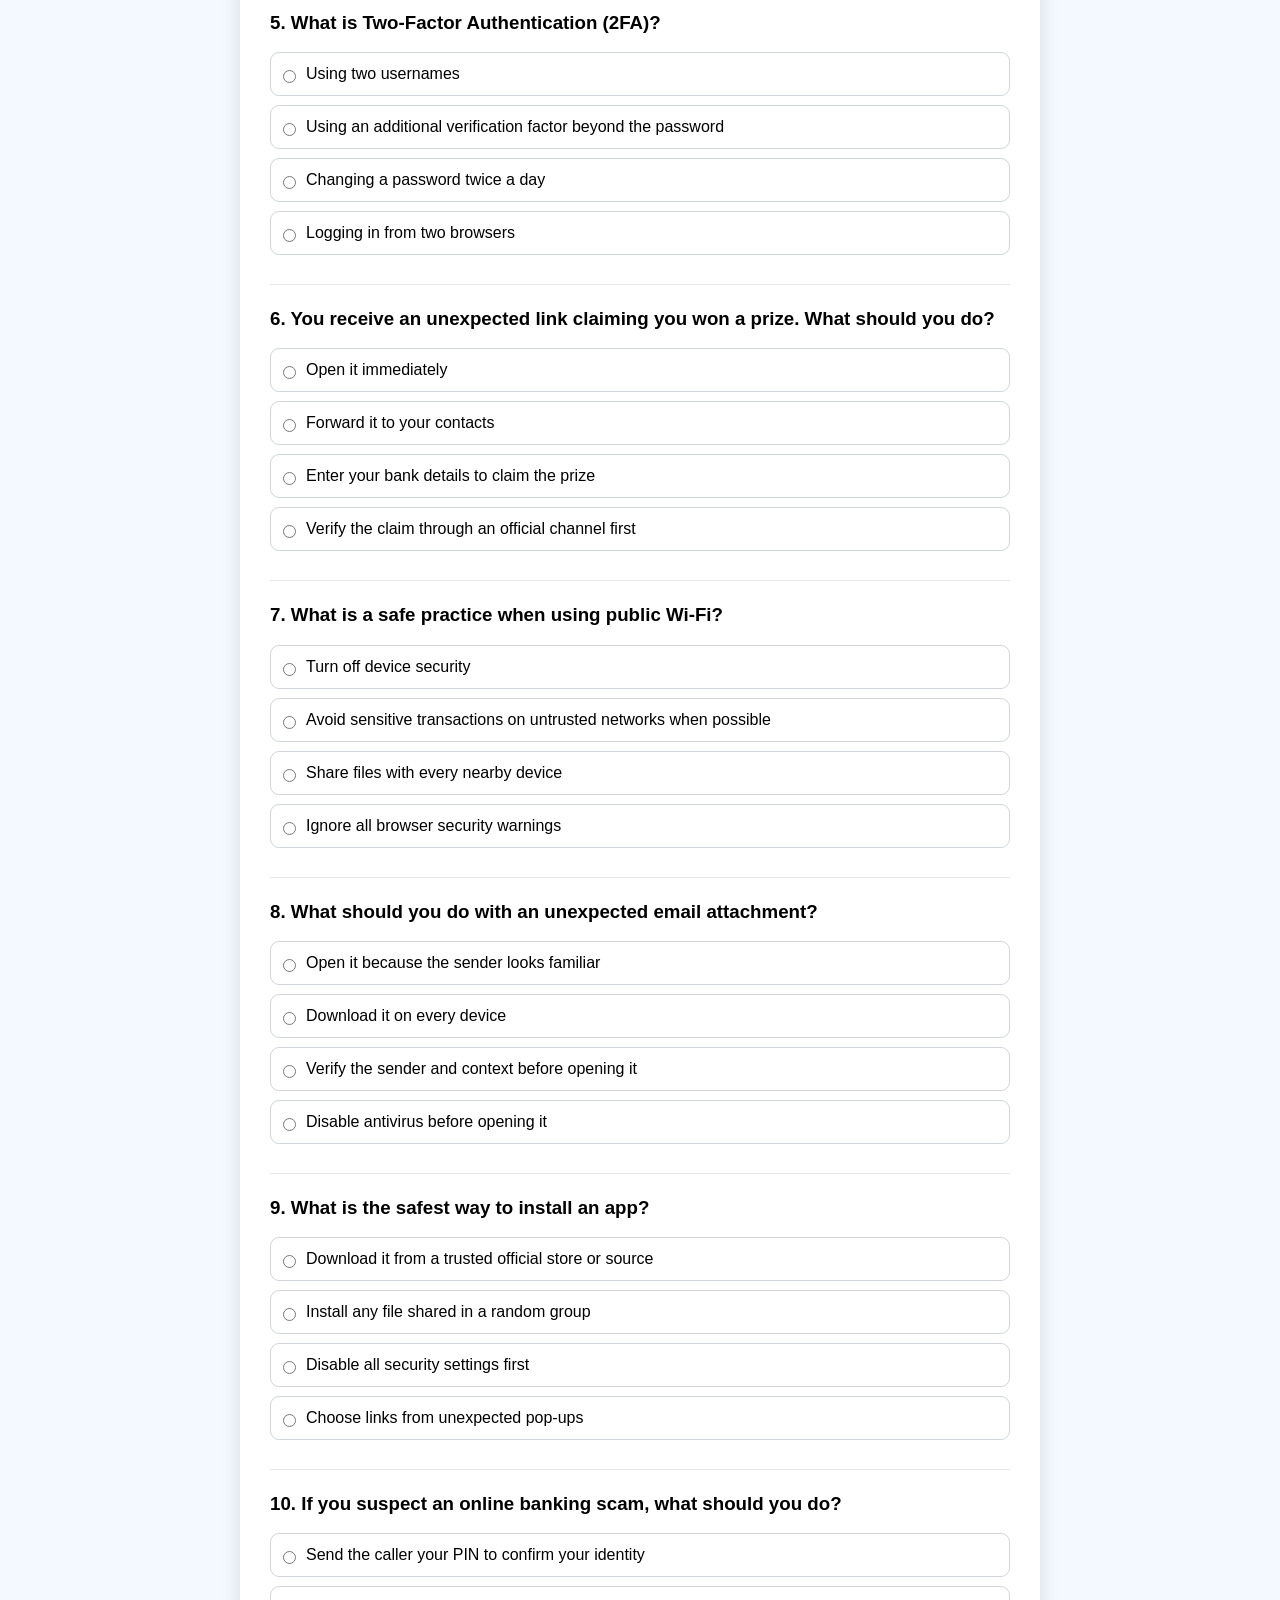
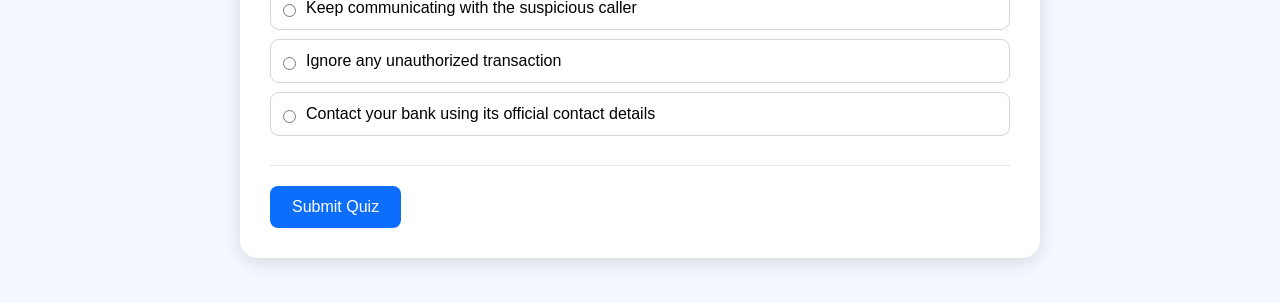
<file: quiz.html>
<!DOCTYPE html>
<html lang="en">
<head>
    <meta charset="UTF-8">
    <meta name="viewport" content="width=device-width, initial-scale=1.0">
    <title>CyberSaathi | Cyber Safety Quiz</title>

    <link rel="stylesheet" href="css/style.css">

    <style>
        .quiz-hero {
            padding: 140px 20px 45px;
            text-align: center;
            color: white;
            background: linear-gradient(135deg, #0a2f73, #0d6efd);
        }

        .quiz-hero h1 {
            font-size: 42px;
            margin-bottom: 12px;
        }

        .quiz-section {
            min-height: 55vh;
            padding: 45px 20px;
            background: #f4f8ff;
        }

        .quiz-card {
            max-width: 800px;
            margin: auto;
            padding: 30px;
            background: white;
            border-radius: 18px;
            box-shadow: 0 5px 20px rgba(0, 0, 0, 0.12);
        }

        .quiz-progress {
            height: 8px;
            background: #dbeafe;
            border-radius: 20px;
            overflow: hidden;
            margin: 15px 0 25px;
        }

        .quiz-progress-bar {
            height: 100%;
            width: 0;
            background: #0d6efd;
            transition: width 0.3s ease;
        }

        .question {
            padding: 20px 0;
            border-bottom: 1px solid #e5e7eb;
        }

        .question h3 {
            margin-bottom: 15px;
            line-height: 1.5;
        }

        .option {
            display: flex;
            align-items: flex-start;
            gap: 10px;
            padding: 12px;
            margin: 9px 0;
            border: 1px solid #d1d5db;
            border-radius: 9px;
            cursor: pointer;
            transition: background 0.2s;
        }

        .option:hover {
            background: #eff6ff;
        }

        .option input {
            margin-top: 5px;
            flex-shrink: 0;
        }

        .option:has(input:checked) {
            border-color: #0d6efd;
            background: #eff6ff;
        }

        .quiz-btn {
            padding: 12px 22px;
            margin: 20px 8px 0 0;
            border: none;
            border-radius: 8px;
            background: #0d6efd;
            color: white;
            font-size: 16px;
            cursor: pointer;
        }

        .quiz-btn:hover {
            background: #0a2f73;
        }

        .secondary-btn {
            background: #475569;
        }

        .question-result {
            margin-top: 12px;
            font-weight: 600;
        }

        .correct-text {
            color: #15803d;
        }

        .wrong-text {
            color: #b91c1c;
        }

        .result-panel {
            margin-top: 25px;
            padding: 25px;
            border-radius: 12px;
            background: #eff6ff;
            line-height: 1.8;
        }

        .result-panel h2 {
            margin-bottom: 10px;
        }

        .hidden {
            display: none;
        }

        body.dark-mode .quiz-hero {
            background: linear-gradient(135deg, #111827, #1e293b);
        }

        body.dark-mode .quiz-section {
            background: #111827;
        }

        body.dark-mode .quiz-card {
            background: #1f2937;
            color: #f9fafb;
        }

        body.dark-mode .question {
            border-color: #475569;
        }

        body.dark-mode .option {
            border-color: #64748b;
        }

        body.dark-mode .option:hover,
        body.dark-mode .option:has(input:checked) {
            background: #334155;
        }

        body.dark-mode .result-panel {
            background: #26364b;
        }

        body.dark-mode .correct-text {
            color: #86efac;
        }

        body.dark-mode .wrong-text {
            color: #fca5a5;
        }

        @media (max-width: 600px) {
            .quiz-hero h1 {
                font-size: 32px;
            }

            .quiz-card {
                padding: 20px;
            }
        }
    </style>
</head>

<body>

    <nav>
        <div class="logo">🛡️ CyberSaathi</div>

        <ul>
            <li><a href="index.html">Home</a></li>
            <li><a href="tips.html">Tips</a></li>
            <li><a href="password.html">Password</a></li>
            <li><a href="phishing.html">Phishing</a></li>
            <li><a href="scam-alert.html">Scam Alert</a></li>
            <li><a href="quiz.html">Quiz</a></li>
            <li><a href="emergency.html">Emergency</a></li>
            <li><a href="about.html">About</a></li>
        </ul>

        <button id="theme-toggle" type="button">🌙 Dark Mode</button>
    </nav>

    <section class="quiz-hero">
        <h1>🧠 Cyber Safety Quiz</h1>
        <p>Test your knowledge and become cyber aware!</p>
    </section>

    <section class="quiz-section">
        <div class="quiz-card">

            <div id="quiz-area">
                <p id="progress-text">Question 1 of 10</p>

                <div class="quiz-progress" aria-hidden="true">
                    <div id="progress-bar" class="quiz-progress-bar"></div>
                </div>

                <form id="quiz-form">
                    <div id="questions-container"></div>

                    <button type="submit" class="quiz-btn">
                        Submit Quiz
                    </button>
                </form>
            </div>

            <div id="result-panel" class="result-panel hidden"
                 aria-live="polite" role="status">
            </div>

            <button id="restart-btn" type="button"
                    class="quiz-btn secondary-btn hidden">
                🔄 Restart Quiz
            </button>

        </div>
    </section>

    <!-- Keep the existing shared JavaScript file for dark mode and other features. -->
    <script src="js/script.js"></script>

    <script>
        const questions = [
            {
                question: "1. What should you do if someone asks for your OTP over a phone call?",
                options: [
                    "Share it if they know your name",
                    "Never share it with anyone",
                    "Send it by text message",
                    "Share it if they claim to be from a bank"
                ],
                answer: 1,
                explanation: "An OTP is confidential. Never share it with callers or messages claiming to be official."
            },
            {
                question: "2. Which of these is the strongest password practice?",
                options: [
                    "Use your name and birth year",
                    "Use the same password everywhere",
                    "Use a long, unique password or passphrase",
                    "Use 123456 because it is easy to remember"
                ],
                answer: 2,
                explanation: "Long, unique passwords are harder to guess. A password manager can help you manage them."
            },
            {
                question: "3. What is phishing?",
                options: [
                    "A method of updating software",
                    "A fraudulent attempt to steal information by impersonation",
                    "A way to improve internet speed",
                    "A type of computer backup"
                ],
                answer: 1,
                explanation: "Phishing uses deceptive messages or websites to trick people into revealing information or taking unsafe actions."
            },
            {
                question: "4. Does HTTPS alone guarantee that a website is trustworthy?",
                options: [
                    "Yes, every HTTPS website is safe",
                    "Yes, if the website has a lock icon",
                    "No, a phishing website can also use HTTPS",
                    "Yes, but only on mobile phones"
                ],
                answer: 2,
                explanation: "HTTPS encrypts the connection, but it does not prove that the website owner is legitimate."
            },
            {
                question: "5. What is Two-Factor Authentication (2FA)?",
                options: [
                    "Using two usernames",
                    "Using an additional verification factor beyond the password",
                    "Changing a password twice a day",
                    "Logging in from two browsers"
                ],
                answer: 1,
                explanation: "2FA adds another verification step. Prefer a passkey or authenticator where available."
            },
            {
                question: "6. You receive an unexpected link claiming you won a prize. What should you do?",
                options: [
                    "Open it immediately",
                    "Forward it to your contacts",
                    "Enter your bank details to claim the prize",
                    "Verify the claim through an official channel first"
                ],
                answer: 3,
                explanation: "Unexpected prize messages can be scams. Verify independently instead of trusting the message link."
            },
            {
                question: "7. What is a safe practice when using public Wi-Fi?",
                options: [
                    "Turn off device security",
                    "Avoid sensitive transactions on untrusted networks when possible",
                    "Share files with every nearby device",
                    "Ignore all browser security warnings"
                ],
                answer: 1,
                explanation: "Use trusted networks when possible, keep HTTPS enabled, and avoid ignoring security warnings."
            },
            {
                question: "8. What should you do with an unexpected email attachment?",
                options: [
                    "Open it because the sender looks familiar",
                    "Download it on every device",
                    "Verify the sender and context before opening it",
                    "Disable antivirus before opening it"
                ],
                answer: 2,
                explanation: "Sender names can be spoofed or accounts compromised. Verify unexpected attachments before opening."
            },
            {
                question: "9. What is the safest way to install an app?",
                options: [
                    "Download it from a trusted official store or source",
                    "Install any file shared in a random group",
                    "Disable all security settings first",
                    "Choose links from unexpected pop-ups"
                ],
                answer: 0,
                explanation: "Trusted official sources reduce risk. Still review permissions and verify the publisher."
            },
            {
                question: "10. If you suspect an online banking scam, what should you do?",
                options: [
                    "Send the caller your PIN to confirm your identity",
                    "Keep communicating with the suspicious caller",
                    "Ignore any unauthorized transaction",
                    "Contact your bank using its official contact details"
                ],
                answer: 3,
                explanation: "Contact your bank through a verified channel and report unauthorized activity promptly."
            }
        ];

        const quizForm = document.getElementById("quiz-form");
        const questionsContainer = document.getElementById("questions-container");
        const progressText = document.getElementById("progress-text");
        const progressBar = document.getElementById("progress-bar");
        const quizArea = document.getElementById("quiz-area");
        const resultPanel = document.getElementById("result-panel");
        const restartButton = document.getElementById("restart-btn");

        // Build all questions and options.
        function renderQuiz() {
            questionsContainer.replaceChildren();

            questions.forEach((item, questionIndex) => {
                const questionBlock = document.createElement("div");
                questionBlock.className = "question";

                const heading = document.createElement("h3");
                heading.textContent = item.question;
                questionBlock.appendChild(heading);

                item.options.forEach((option, optionIndex) => {
                    const label = document.createElement("label");
                    label.className = "option";

                    const radio = document.createElement("input");
                    radio.type = "radio";
                    radio.name = "question-" + questionIndex;
                    radio.value = optionIndex;
                    radio.required = true;

                    const optionText = document.createElement("span");
                    optionText.textContent = option;

                    label.appendChild(radio);
                    label.appendChild(optionText);
                    questionBlock.appendChild(label);
                });

                const feedback = document.createElement("p");
                feedback.className = "question-result";
                feedback.id = "feedback-" + questionIndex;
                feedback.hidden = true;
                questionBlock.appendChild(feedback);

                questionsContainer.appendChild(questionBlock);
            });

            progressText.textContent = "10 questions • 1 point each";
            progressBar.style.width = "0%";
        }

        // Update progress based on how many questions have been answered.
        quizForm.addEventListener("change", function () {
            const answered = questions.filter((item, index) =>
                quizForm.querySelector(
                    'input[name="question-' + index + '"]:checked'
                )
            ).length;

            progressText.textContent =
                "Answered: " + answered + " of " + questions.length;

            progressBar.style.width =
                (answered / questions.length * 100) + "%";
        });

        quizForm.addEventListener("submit", function (event) {
            event.preventDefault();

            // Require every question to have an answer.
            const unanswered = questions.findIndex((item, index) =>
                !quizForm.querySelector(
                    'input[name="question-' + index + '"]:checked'
                )
            );

            if (unanswered !== -1) {
                const firstQuestion = questionsContainer.children[unanswered];
                const missingAnswer = firstQuestion.querySelector("input");
                missingAnswer.focus();

                progressText.textContent =
                    "Please answer question " + (unanswered + 1) + " before submitting.";
                return;
            }

            let score = 0;

            questions.forEach((item, index) => {
                const selected = quizForm.querySelector(
                    'input[name="question-' + index + '"]:checked'
                );

                const selectedAnswer = Number(selected.value);
                const isCorrect = selectedAnswer === item.answer;
                const feedback = document.getElementById("feedback-" + index);

                if (isCorrect) {
                    score++;
                    feedback.textContent =
                        "✓ Correct! " + item.explanation;
                    feedback.className = "question-result correct-text";
                } else {
                    feedback.textContent =
                        "✗ Correct answer: " + item.options[item.answer] +
                        ". " + item.explanation;
                    feedback.className = "question-result wrong-text";
                }

                feedback.hidden = false;

                // Prevent answer changes after submitting.
                const radios = quizForm.querySelectorAll(
                    'input[name="question-' + index + '"]'
                );

                radios.forEach(radio => {
                    radio.disabled = true;
                });
            });

            const percentage = Math.round((score / questions.length) * 100);

            let message;

            if (score >= 9) {
                message = "Excellent! You have strong cyber safety awareness.";
            } else if (score >= 7) {
                message = "Good job! Review the explanations to improve further.";
            } else if (score >= 5) {
                message = "Nice effort! Keep learning safe online practices.";
            } else {
                message = "Keep practising! Review CyberSaathi's safety tips and try again.";
            }

            resultPanel.replaceChildren();

            const title = document.createElement("h2");
            title.textContent = "🎉 Quiz Completed!";
            resultPanel.appendChild(title);

            const scoreText = document.createElement("p");
            scoreText.textContent =
                "Your Score: " + score + " / " + questions.length;
            resultPanel.appendChild(scoreText);

            const percentageText = document.createElement("p");
            percentageText.textContent =
                "Percentage: " + percentage + "%";
            resultPanel.appendChild(percentageText);

            const messageText = document.createElement("p");
            messageText.textContent = message;
            resultPanel.appendChild(messageText);

            const note = document.createElement("p");
            note.textContent =
                "Review the feedback under each question to learn from your answers.";
            resultPanel.appendChild(note);

            resultPanel.classList.remove("hidden");
            restartButton.classList.remove("hidden");

            progressText.textContent = "Quiz completed!";
            progressBar.style.width = "100%";

            quizForm.querySelector('button[type="submit"]').disabled = true;

            resultPanel.scrollIntoView({
                behavior: "smooth",
                block: "center"
            });
        });

        restartButton.addEventListener("click", function () {
            quizForm.reset();

            // Rebuild questions to remove old feedback and unlock options.
            renderQuiz();

            quizForm.querySelector('button[type="submit"]').disabled = false;
            resultPanel.replaceChildren();
            resultPanel.classList.add("hidden");
            restartButton.classList.add("hidden");

            quizArea.scrollIntoView({
                behavior: "smooth",
                block: "start"
            });
        });

        renderQuiz();
    </script>

</body>
</html>
</file>
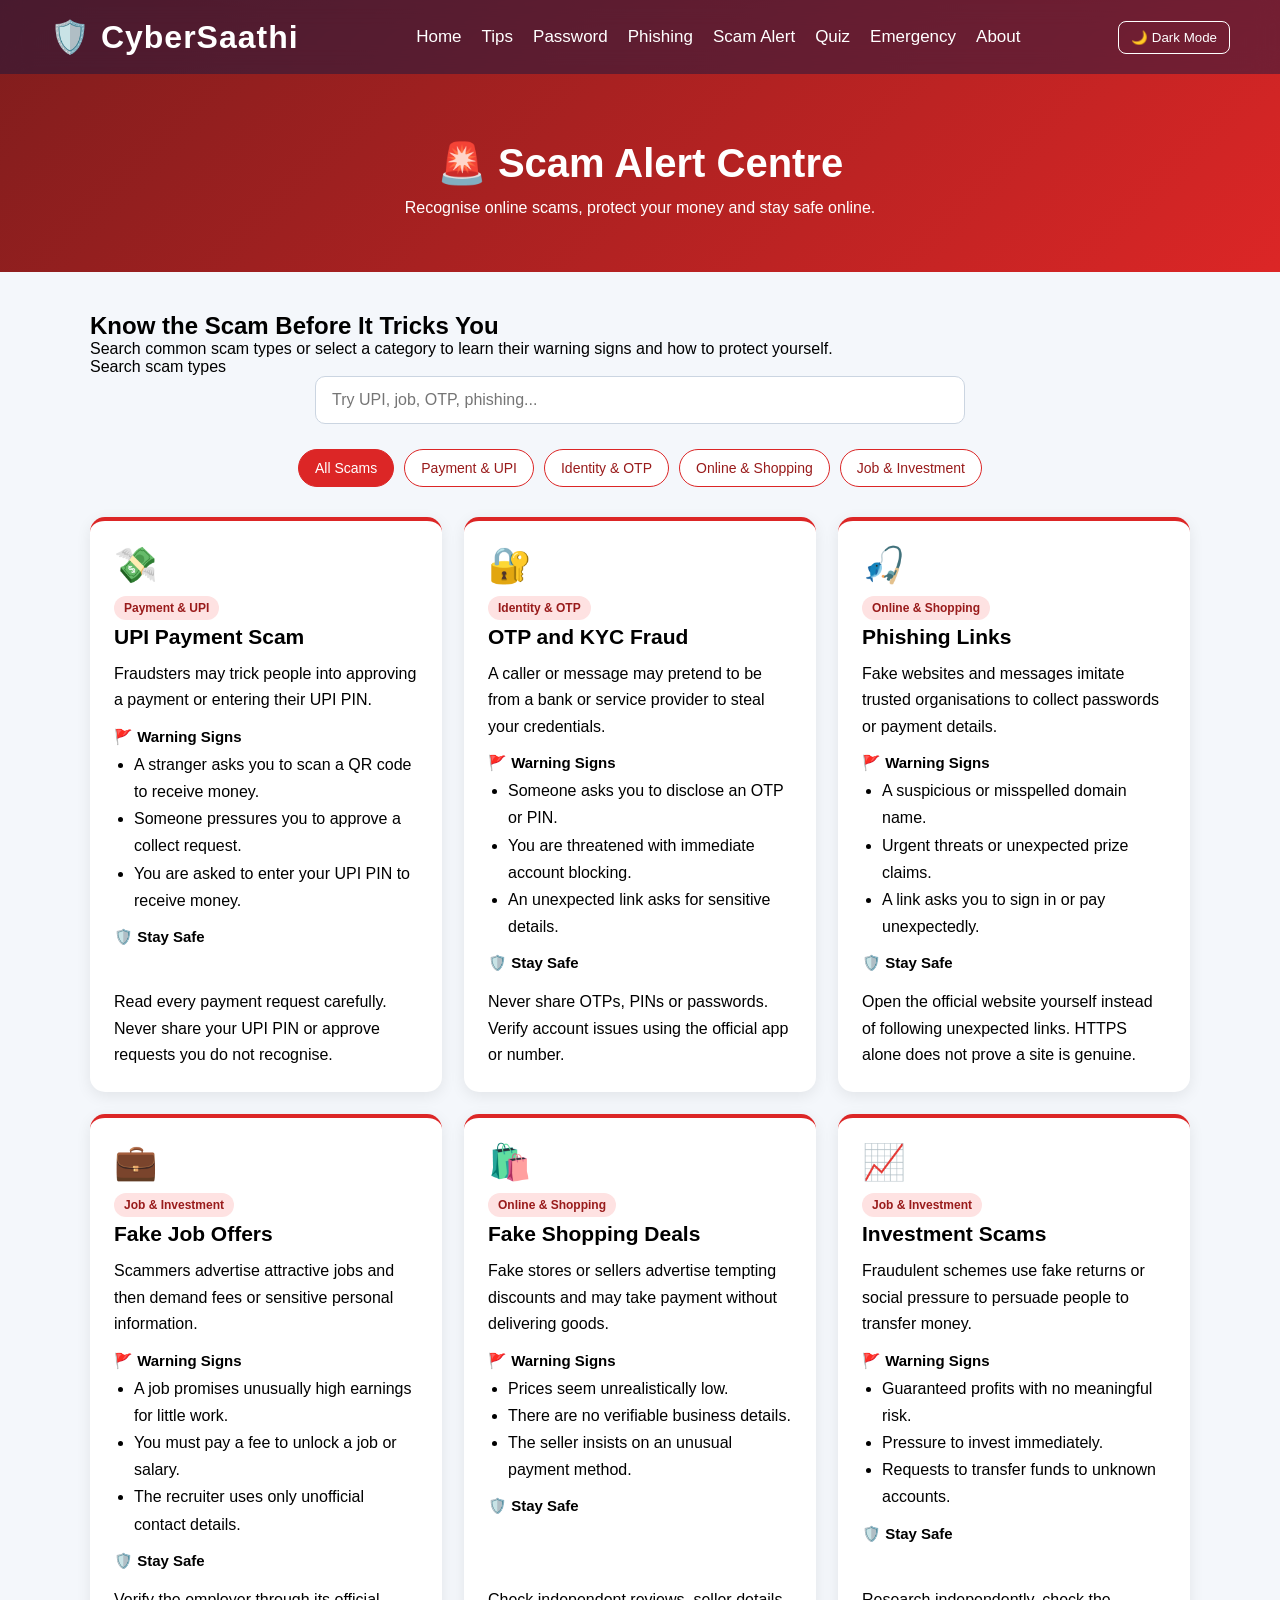
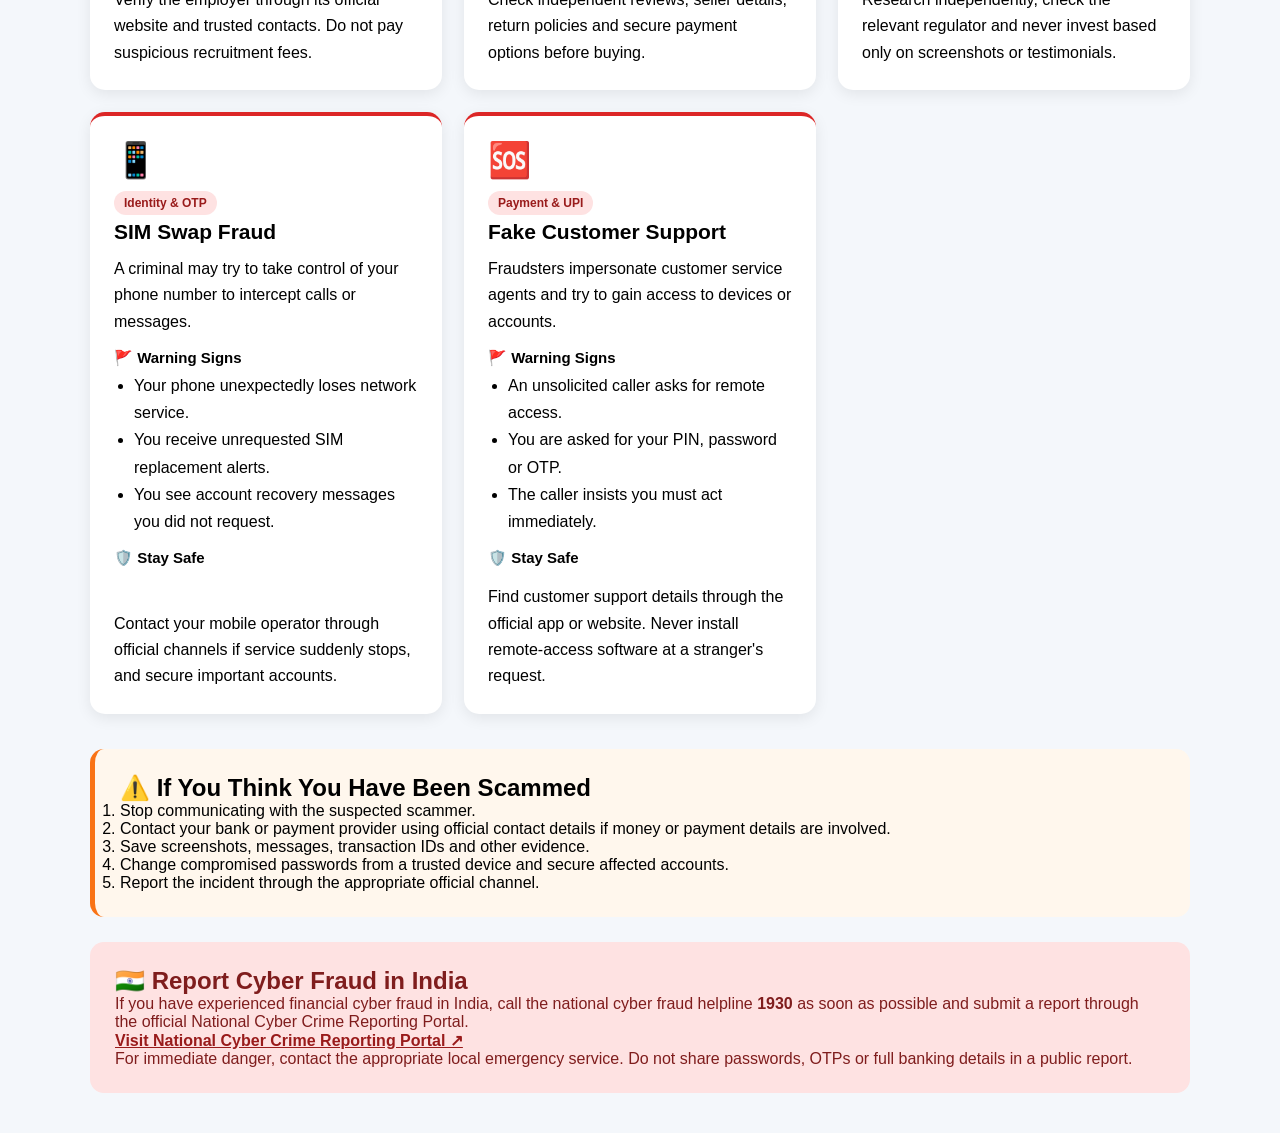
<file: scam-alert.html>
<!DOCTYPE html>
<html lang="en">
<head>
    <meta charset="UTF-8">
    <meta name="viewport" content="width=device-width, initial-scale=1.0">

    <title>Scam Alert | CyberSaathi</title>

    <link rel="stylesheet" href="css/style.css">

    <style>
        .scam-hero {
            padding: 140px 20px 55px;
            text-align: center;
            color: white;
            background: linear-gradient(135deg, #7f1d1d, #dc2626);
        }

        .scam-hero h1 {
            font-size: 40px;
            margin-bottom: 12px;
        }

        .scam-section {
            padding: 40px 20px;
            background: #f4f7fb;
        }

        .scam-container {
            max-width: 1100px;
            margin: auto;
        }

        .scam-search {
            display: block;
            width: 100%;
            max-width: 650px;
            margin: 0 auto 25px;
            padding: 14px 16px;
            border: 1px solid #cbd5e1;
            border-radius: 10px;
            font-size: 16px;
            box-sizing: border-box;
        }

        .scam-filters {
            display: flex;
            flex-wrap: wrap;
            justify-content: center;
            gap: 10px;
            margin-bottom: 30px;
        }

        .filter-btn {
            padding: 10px 16px;
            border: 1px solid #dc2626;
            border-radius: 22px;
            background: white;
            color: #991b1b;
            cursor: pointer;
            font-size: 14px;
        }

        .filter-btn.active,
        .filter-btn:hover {
            background: #dc2626;
            color: white;
        }

        .scam-grid {
            display: grid;
            grid-template-columns: repeat(auto-fit, minmax(260px, 1fr));
            gap: 22px;
        }

        .scam-card {
            display: flex;
            flex-direction: column;
            padding: 24px;
            border-radius: 15px;
            background: white;
            box-shadow: 0 4px 15px rgba(0, 0, 0, 0.08);
            border-top: 4px solid #dc2626;
        }

        .scam-icon {
            font-size: 35px;
            margin-bottom: 10px;
        }

        .scam-card h2 {
            font-size: 21px;
            margin: 5px 0 12px;
        }

        .scam-card p {
            line-height: 1.65;
        }

        .scam-card h3 {
            font-size: 15px;
            margin: 14px 0 5px;
        }

        .scam-card ul {
            padding-left: 20px;
            line-height: 1.7;
        }

        .scam-category {
            display: inline-block;
            width: fit-content;
            padding: 5px 10px;
            background: #fee2e2;
            color: #991b1b;
            border-radius: 20px;
            font-size: 12px;
            font-weight: bold;
        }

        .scam-card[hidden] {
            display: none;
        }

        .no-results {
            text-align: center;
            padding: 25px;
        }

        .safety-box {
            margin-top: 35px;
            padding: 25px;
            border-radius: 14px;
            background: #fff7ed;
            border-left: 5px solid #f97316;
        }

        .safety-box h2 {
            margin-top: 0;
        }

        .report-box {
            margin-top: 25px;
            padding: 25px;
            border-radius: 14px;
            background: #fee2e2;
            color: #7f1d1d;
        }

        .report-box a {
            color: #991b1b;
            font-weight: bold;
        }

        .scam-card .card-tip {
            margin-top: auto;
            padding-top: 12px;
        }

        body.dark-mode .scam-hero {
            background: linear-gradient(135deg, #450a0a, #7f1d1d);
        }

        body.dark-mode .scam-section {
            background: #111827;
        }

        body.dark-mode .scam-card {
            background: #1f2937;
            color: #f9fafb;
        }

        body.dark-mode .scam-search {
            background: #1f2937;
            color: white;
            border-color: #64748b;
        }

        body.dark-mode .filter-btn {
            background: #1f2937;
            color: #fecaca;
        }

        body.dark-mode .filter-btn.active,
        body.dark-mode .filter-btn:hover {
            background: #dc2626;
            color: white;
        }

        body.dark-mode .scam-category {
            background: #451a1a;
            color: #fecaca;
        }

        body.dark-mode .safety-box {
            background: #332515;
            color: #ffedd5;
        }

        body.dark-mode .report-box {
            background: #3b1c25;
            color: #fecaca;
        }

        body.dark-mode .report-box a {
            color: #fca5a5;
        }

        @media (max-width: 600px) {
            .scam-hero h1 {
                font-size: 30px;
            }

            .scam-section {
                padding: 30px 15px;
            }
        }
    </style>
</head>

<body>

    <nav>
        <div class="logo">🛡️ CyberSaathi</div>

        <ul>
            <li><a href="index.html">Home</a></li>
            <li><a href="tips.html">Tips</a></li>
            <li><a href="password.html">Password</a></li>
            <li><a href="phishing.html">Phishing</a></li>
            <li><a href="scam-alert.html">Scam Alert</a></li>
            <li><a href="quiz.html">Quiz</a></li>
            <li><a href="emergency.html">Emergency</a></li>
            <li><a href="about.html">About</a></li>
        </ul>

        <button id="theme-toggle" type="button">🌙 Dark Mode</button>
    </nav>

    <header class="scam-hero">
        <h1>🚨 Scam Alert Centre</h1>
        <p>Recognise online scams, protect your money and stay safe online.</p>
    </header>

    <main class="scam-section">
        <div class="scam-container">

            <h2>Know the Scam Before It Tricks You</h2>
            <p>
                Search common scam types or select a category to learn their
                warning signs and how to protect yourself.
            </p>

            <label for="scam-search">Search scam types</label>
            <input
                id="scam-search"
                class="scam-search"
                type="search"
                placeholder="Try UPI, job, OTP, phishing..."
                autocomplete="off"
            >

            <div class="scam-filters" aria-label="Filter scam categories">
                <button class="filter-btn active" data-filter="all" type="button">All Scams</button>
                <button class="filter-btn" data-filter="payment" type="button">Payment & UPI</button>
                <button class="filter-btn" data-filter="identity" type="button">Identity & OTP</button>
                <button class="filter-btn" data-filter="online" type="button">Online & Shopping</button>
                <button class="filter-btn" data-filter="job" type="button">Job & Investment</button>
            </div>

            <div class="scam-grid" id="scam-grid">

                <article class="scam-card" data-category="payment">
                    <div class="scam-icon">💸</div>
                    <span class="scam-category">Payment & UPI</span>
                    <h2>UPI Payment Scam</h2>
                    <p>Fraudsters may trick people into approving a payment or entering their UPI PIN.</p>

                    <h3>🚩 Warning Signs</h3>
                    <ul>
                        <li>A stranger asks you to scan a QR code to receive money.</li>
                        <li>Someone pressures you to approve a collect request.</li>
                        <li>You are asked to enter your UPI PIN to receive money.</li>
                    </ul>

                    <h3>🛡️ Stay Safe</h3>
                    <p class="card-tip">Read every payment request carefully. Never share your UPI PIN or approve requests you do not recognise.</p>
                </article>

                <article class="scam-card" data-category="identity">
                    <div class="scam-icon">🔐</div>
                    <span class="scam-category">Identity & OTP</span>
                    <h2>OTP and KYC Fraud</h2>
                    <p>A caller or message may pretend to be from a bank or service provider to steal your credentials.</p>

                    <h3>🚩 Warning Signs</h3>
                    <ul>
                        <li>Someone asks you to disclose an OTP or PIN.</li>
                        <li>You are threatened with immediate account blocking.</li>
                        <li>An unexpected link asks for sensitive details.</li>
                    </ul>

                    <h3>🛡️ Stay Safe</h3>
                    <p class="card-tip">Never share OTPs, PINs or passwords. Verify account issues using the official app or number.</p>
                </article>

                <article class="scam-card" data-category="online">
                    <div class="scam-icon">🎣</div>
                    <span class="scam-category">Online & Shopping</span>
                    <h2>Phishing Links</h2>
                    <p>Fake websites and messages imitate trusted organisations to collect passwords or payment details.</p>

                    <h3>🚩 Warning Signs</h3>
                    <ul>
                        <li>A suspicious or misspelled domain name.</li>
                        <li>Urgent threats or unexpected prize claims.</li>
                        <li>A link asks you to sign in or pay unexpectedly.</li>
                    </ul>

                    <h3>🛡️ Stay Safe</h3>
                    <p class="card-tip">Open the official website yourself instead of following unexpected links. HTTPS alone does not prove a site is genuine.</p>
                </article>

                <article class="scam-card" data-category="job">
                    <div class="scam-icon">💼</div>
                    <span class="scam-category">Job & Investment</span>
                    <h2>Fake Job Offers</h2>
                    <p>Scammers advertise attractive jobs and then demand fees or sensitive personal information.</p>

                    <h3>🚩 Warning Signs</h3>
                    <ul>
                        <li>A job promises unusually high earnings for little work.</li>
                        <li>You must pay a fee to unlock a job or salary.</li>
                        <li>The recruiter uses only unofficial contact details.</li>
                    </ul>

                    <h3>🛡️ Stay Safe</h3>
                    <p class="card-tip">Verify the employer through its official website and trusted contacts. Do not pay suspicious recruitment fees.</p>
                </article>

                <article class="scam-card" data-category="online">
                    <div class="scam-icon">🛍️</div>
                    <span class="scam-category">Online & Shopping</span>
                    <h2>Fake Shopping Deals</h2>
                    <p>Fake stores or sellers advertise tempting discounts and may take payment without delivering goods.</p>

                    <h3>🚩 Warning Signs</h3>
                    <ul>
                        <li>Prices seem unrealistically low.</li>
                        <li>There are no verifiable business details.</li>
                        <li>The seller insists on an unusual payment method.</li>
                    </ul>

                    <h3>🛡️ Stay Safe</h3>
                    <p class="card-tip">Check independent reviews, seller details, return policies and secure payment options before buying.</p>
                </article>

                <article class="scam-card" data-category="job">
                    <div class="scam-icon">📈</div>
                    <span class="scam-category">Job & Investment</span>
                    <h2>Investment Scams</h2>
                    <p>Fraudulent schemes use fake returns or social pressure to persuade people to transfer money.</p>

                    <h3>🚩 Warning Signs</h3>
                    <ul>
                        <li>Guaranteed profits with no meaningful risk.</li>
                        <li>Pressure to invest immediately.</li>
                        <li>Requests to transfer funds to unknown accounts.</li>
                    </ul>

                    <h3>🛡️ Stay Safe</h3>
                    <p class="card-tip">Research independently, check the relevant regulator and never invest based only on screenshots or testimonials.</p>
                </article>

                <article class="scam-card" data-category="identity">
                    <div class="scam-icon">📱</div>
                    <span class="scam-category">Identity & OTP</span>
                    <h2>SIM Swap Fraud</h2>
                    <p>A criminal may try to take control of your phone number to intercept calls or messages.</p>

                    <h3>🚩 Warning Signs</h3>
                    <ul>
                        <li>Your phone unexpectedly loses network service.</li>
                        <li>You receive unrequested SIM replacement alerts.</li>
                        <li>You see account recovery messages you did not request.</li>
                    </ul>

                    <h3>🛡️ Stay Safe</h3>
                    <p class="card-tip">Contact your mobile operator through official channels if service suddenly stops, and secure important accounts.</p>
                </article>

                <article class="scam-card" data-category="payment">
                    <div class="scam-icon">🆘</div>
                    <span class="scam-category">Payment & UPI</span>
                    <h2>Fake Customer Support</h2>
                    <p>Fraudsters impersonate customer service agents and try to gain access to devices or accounts.</p>

                    <h3>🚩 Warning Signs</h3>
                    <ul>
                        <li>An unsolicited caller asks for remote access.</li>
                        <li>You are asked for your PIN, password or OTP.</li>
                        <li>The caller insists you must act immediately.</li>
                    </ul>

                    <h3>🛡️ Stay Safe</h3>
                    <p class="card-tip">Find customer support details through the official app or website. Never install remote-access software at a stranger's request.</p>
                </article>

            </div>

            <p id="no-results" class="no-results" hidden>
                No matching scams found. Try another keyword or select All Scams.
            </p>

            <section class="safety-box">
                <h2>⚠️ If You Think You Have Been Scammed</h2>
                <ol>
                    <li>Stop communicating with the suspected scammer.</li>
                    <li>Contact your bank or payment provider using official contact details if money or payment details are involved.</li>
                    <li>Save screenshots, messages, transaction IDs and other evidence.</li>
                    <li>Change compromised passwords from a trusted device and secure affected accounts.</li>
                    <li>Report the incident through the appropriate official channel.</li>
                </ol>
            </section>

            <section class="report-box">
                <h2>🇮🇳 Report Cyber Fraud in India</h2>
                <p>
                    If you have experienced financial cyber fraud in India,
                    call the national cyber fraud helpline <strong>1930</strong>
                    as soon as possible and submit a report through the official
                    National Cyber Crime Reporting Portal.
                </p>
                <p>
                    <a href="https://cybercrime.gov.in/" target="_blank" rel="noopener noreferrer">
                        Visit National Cyber Crime Reporting Portal ↗
                    </a>
                </p>
                <p>
                    For immediate danger, contact the appropriate local emergency service.
                    Do not share passwords, OTPs or full banking details in a public report.
                </p>
            </section>

        </div>
    </main>

    <script src="js/script.js"></script>

    <script>
        const searchInput = document.getElementById("scam-search");
        const filterButtons = document.querySelectorAll(".filter-btn");
        const scamCards = document.querySelectorAll(".scam-card");
        const noResults = document.getElementById("no-results");

        let activeCategory = "all";

        function filterScams() {
            const searchTerm = searchInput.value.trim().toLowerCase();
            let visibleCount = 0;

            scamCards.forEach(card => {
                const category = card.dataset.category;
                const matchesCategory =
                    activeCategory === "all" || category === activeCategory;

                const matchesSearch =
                    card.textContent.toLowerCase().includes(searchTerm);

                const shouldShow = matchesCategory && matchesSearch;

                card.hidden = !shouldShow;

                if (shouldShow) {
                    visibleCount++;
                }
            });

            noResults.hidden = visibleCount > 0;
        }

        searchInput.addEventListener("input", filterScams);

        filterButtons.forEach(button => {
            button.addEventListener("click", () => {
                activeCategory = button.dataset.filter;

                filterButtons.forEach(item => {
                    const isActive = item === button;
                    item.classList.toggle("active", isActive);
                    item.setAttribute("aria-pressed", String(isActive));
                });

                filterScams();
            });

            button.setAttribute(
                "aria-pressed",
                String(button.classList.contains("active"))
            );
        });

        filterScams();
    </script>

</body>
</html>
</file>
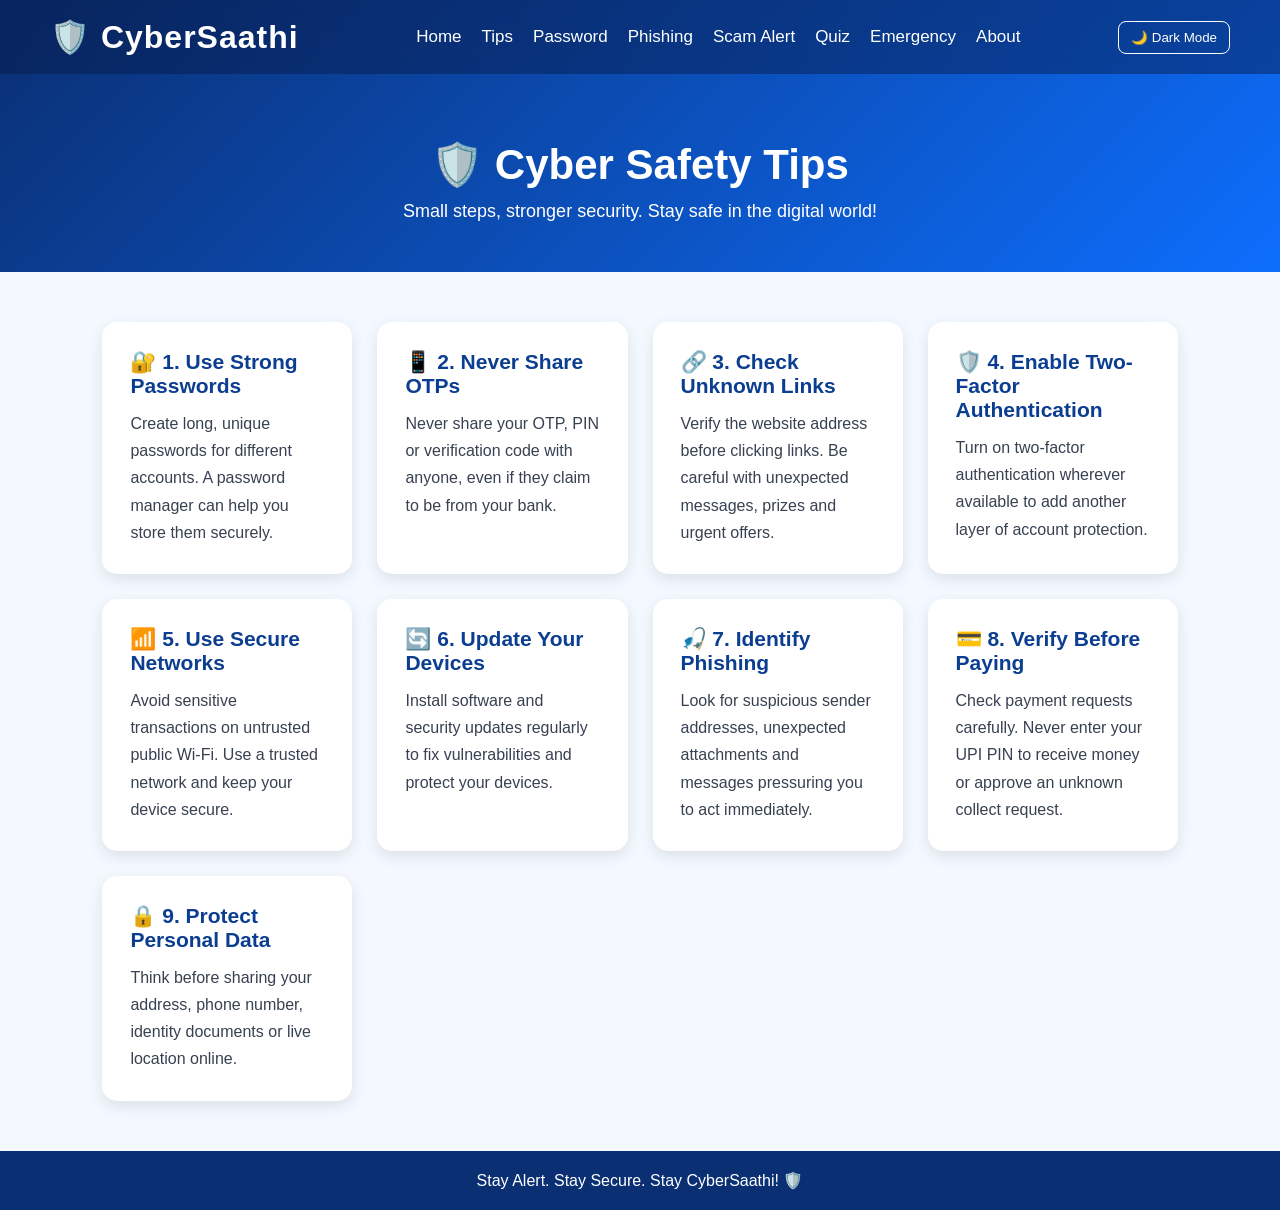
<file: tips.html>
<!DOCTYPE html>
<html lang="en">
<head>
    <meta charset="UTF-8">
    <meta name="viewport" content="width=device-width, initial-scale=1.0">
    <title>Safety Tips | CyberSaathi</title>
    <link rel="stylesheet" href="css/style.css">
    <style>
        .tips-hero {
            padding: 140px 20px 50px;
            text-align: center;
            background: linear-gradient(135deg, #0a2f73, #0d6efd);
            color: white;
        }

        .tips-hero h1 {
            font-size: 42px;
            margin-bottom: 12px;
        }

        .tips-hero p {
            font-size: 18px;
        }

        .tips-container {
            padding: 50px 8%;
            background: #f4f8ff;
        }

        .tips-grid {
            display: grid;
            grid-template-columns: repeat(auto-fit, minmax(240px, 1fr));
            gap: 25px;
        }

        .tip-item {
            background: white;
            padding: 28px;
            border-radius: 15px;
            box-shadow: 0 5px 15px rgba(0,0,0,0.1);
            transition: transform 0.3s;
        }

        .tip-item:hover {
            transform: translateY(-6px);
        }

        .tip-item h2 {
            color: #0b3d91;
            font-size: 21px;
            margin-bottom: 12px;
        }

        .tip-item p {
            line-height: 1.7;
            color: #374151;
        }

        body.dark-mode .tips-hero {
            background: linear-gradient(135deg, #111827, #1e293b);
        }

        body.dark-mode .tips-container {
            background: #111827;
        }

        body.dark-mode .tip-item {
            background: #1f2937;
        }

        body.dark-mode .tip-item h2,
        body.dark-mode .tip-item p {
            color: #f9fafb;
        }

        .tips-footer {
            padding: 20px;
            text-align: center;
            background: #0a2f73;
            color: white;
        }

        body.dark-mode .tips-footer {
            background: #0b1220;
        }

        @media (max-width: 900px) {
            nav {
                padding: 15px 20px;
            }

            nav ul {
                flex-wrap: wrap;
                gap: 8px;
            }

            nav ul li {
                margin-left: 5px;
            }

            nav ul li a {
                font-size: 13px;
            }

            .logo {
                font-size: 22px;
            }

            #theme-toggle {
                font-size: 12px;
                padding: 6px;
            }
        }
    </style>
</head>

<body>

    <nav>
        <div class="logo">🛡️ CyberSaathi</div>

        <ul>
            <li><a href="index.html">Home</a></li>
            <li><a href="tips.html">Tips</a></li>
            <li><a href="password.html">Password</a></li>
            <li><a href="phishing.html">Phishing</a></li>
            <li><a href="scam-alert.html">Scam Alert</a></li>
            <li><a href="quiz.html">Quiz</a></li>
            <li><a href="emergency.html">Emergency</a></li>
            <li><a href="about.html">About</a></li>
        </ul>

        <button id="theme-toggle" type="button">🌙 Dark Mode</button>
    </nav>

    <header class="tips-hero">
        <h1>🛡️ Cyber Safety Tips</h1>
        <p>Small steps, stronger security. Stay safe in the digital world!</p>
    </header>

    <main class="tips-container">
        <div class="tips-grid">

            <article class="tip-item">
                <h2>🔐 1. Use Strong Passwords</h2>
                <p>Create long, unique passwords for different accounts. A password manager can help you store them securely.</p>
            </article>

            <article class="tip-item">
                <h2>📱 2. Never Share OTPs</h2>
                <p>Never share your OTP, PIN or verification code with anyone, even if they claim to be from your bank.</p>
            </article>

            <article class="tip-item">
                <h2>🔗 3. Check Unknown Links</h2>
                <p>Verify the website address before clicking links. Be careful with unexpected messages, prizes and urgent offers.</p>
            </article>

            <article class="tip-item">
                <h2>🛡️ 4. Enable Two-Factor Authentication</h2>
                <p>Turn on two-factor authentication wherever available to add another layer of account protection.</p>
            </article>

            <article class="tip-item">
                <h2>📶 5. Use Secure Networks</h2>
                <p>Avoid sensitive transactions on untrusted public Wi-Fi. Use a trusted network and keep your device secure.</p>
            </article>

            <article class="tip-item">
                <h2>🔄 6. Update Your Devices</h2>
                <p>Install software and security updates regularly to fix vulnerabilities and protect your devices.</p>
            </article>

            <article class="tip-item">
                <h2>🎣 7. Identify Phishing</h2>
                <p>Look for suspicious sender addresses, unexpected attachments and messages pressuring you to act immediately.</p>
            </article>

            <article class="tip-item">
                <h2>💳 8. Verify Before Paying</h2>
                <p>Check payment requests carefully. Never enter your UPI PIN to receive money or approve an unknown collect request.</p>
            </article>

            <article class="tip-item">
                <h2>🔒 9. Protect Personal Data</h2>
                <p>Think before sharing your address, phone number, identity documents or live location online.</p>
            </article>

        </div>
    </main>

    <footer class="tips-footer">
        <p>Stay Alert. Stay Secure. Stay CyberSaathi! 🛡️</p>
    </footer>
   <script src="js/script.js"></script> 
</body>
</html>
</file>
<file: css/style.css>
*{
    margin:0;
    padding:0;
    box-sizing:border-box;
    font-family:'Poppins',sans-serif;
}

body{
    background:#f4f8ff;
}

nav{
    position:fixed;
    top:0;
    left:0;
    width:100%;

    display:flex;
    justify-content:space-between;
    align-items:center;

    padding:18px 50px;

    background:rgba(8,25,70,0.45);
    backdrop-filter:blur(12px);

    z-index:1000;

    transition:.3s;
}

.logo{

color:white;

font-size:32px;

font-weight:bold;

letter-spacing:1px;

}

nav ul{
    display:flex;
    list-style:none;
}

nav ul li{
    margin-left:20px;
}

nav ul li a{
    color:white;
    text-decoration:none;
    font-size:17px;
}
nav ul li a{

    color:white;

    text-decoration:none;

    font-size:17px;

    transition:.3s;

}

nav ul li a:hover{

    color:#00e5ff;

    text-shadow:0 0 10px #00e5ff;

}

.hero{
    display: flex;
    justify-content: space-between;
    align-items: center;
    padding: 70px 10%;
    background: linear-gradient(135deg,#0a2f73,#0d6efd);
    color: white;
}

.hero-text{
    flex:1;
}

.hero-text h1{
    font-size:60px;
    margin-bottom:10px;
}

.hero-text h2{
    font-size:36px;
    margin-bottom:20px;
}

.hero-text p{
    font-size:20px;
    line-height:1.7;
    max-width:600px;
}

.hero-image{
    flex:1;
    text-align:center;
}

.hero-image img{
    width:450px;
    max-width:100%;
}

.hero-buttons{
    margin-top:30px;
}

.btn{
    padding:14px 32px;
    border-radius:30px;
    background:#00e5ff;
    color:#000;
    text-decoration:none;
    font-weight:bold;
    margin-right:15px;
}

.btn-outline{
    background:white;
}
.hero{
    display: flex;
    justify-content: space-between;
    align-items: center;
    padding: 60px 10%;
    gap: 50px;
}

.hero-content{
    flex: 1;
}

.hero-image{
    flex: 1;
    display: flex;
    justify-content: center;
}

.hero-image img{
    width: 100%;
    max-width: 450px;
    animation: float 3s ease-in-out infinite;
}

@keyframes float{
    0%{transform: translateY(0);}
    50%{transform: translateY(-10px);}
    100%{transform: translateY(0);}
}

/* Live Security Tip */

.tip-section{
    padding:60px 20px;
    background:#f5f8ff;
}

.tip-card{
    max-width:800px;
    margin:auto;
    background:white;
    padding:30px;
    border-radius:15px;
    box-shadow:0 5px 15px rgba(0,0,0,0.15);
    text-align:center;
}

.tip-card h2{
    color:#0b3d91;
    margin-bottom:15px;
}

.tip-card p{
    font-size:20px;
}


/* Feature Cards */

.features{
    display:grid;
    grid-template-columns:repeat(auto-fit,minmax(250px,1fr));
    gap:25px;
    padding:60px;
    background:#eef5ff;
}

.card{
    background:white;
    padding:30px;
    border-radius:15px;
    text-align:center;
    box-shadow:0 5px 15px rgba(0,0,0,0.15);
    transition:0.4s;
}

.card:hover{
    transform:translateY(-10px);
}

.card h3{
    color:#0b3d91;
    margin-bottom:15px;
}

.card p{
    line-height:28px;
}


/* ===== CyberSaathi Dark Mode ===== */

body.dark-mode {
    background: #111827;
    color: #f9fafb;
}

/* Security Tip section */
body.dark-mode .tip-section {
    background: #111827;
}

body.dark-mode .tip-card {
    background: #1f2937;
    color: #f9fafb;
}

body.dark-mode .tip-card h2,
body.dark-mode .tip-card p {
    color: #f9fafb;
}

/* Features section */
body.dark-mode .features {
    background: #111827;
}

body.dark-mode .card {
    background: #1f2937;
    color: #f9fafb;
}

body.dark-mode .card h3,
body.dark-mode .card p {
    color: #f9fafb;
}

/* Navigation */
body.dark-mode nav {
    background: rgba(17, 24, 39, 0.95);
}

/* Theme button */
#theme-toggle {
    cursor: pointer;
    padding: 8px 12px;
    border-radius: 8px;
    border: 1px solid white;
    background: transparent;
    color: white;
}

/* Dark Mode - Hero Section */

body.dark-mode .hero {
    background: linear-gradient(135deg, #111827, #1e293b);
    color: #f9fafb;
}

body.dark-mode .hero h1,
body.dark-mode .hero h2,
body.dark-mode .hero p {
    color: #f9fafb;
}
html {
    scroll-behavior: smooth;
}

#features {
    scroll-margin-top: 90px;
}
</file>
